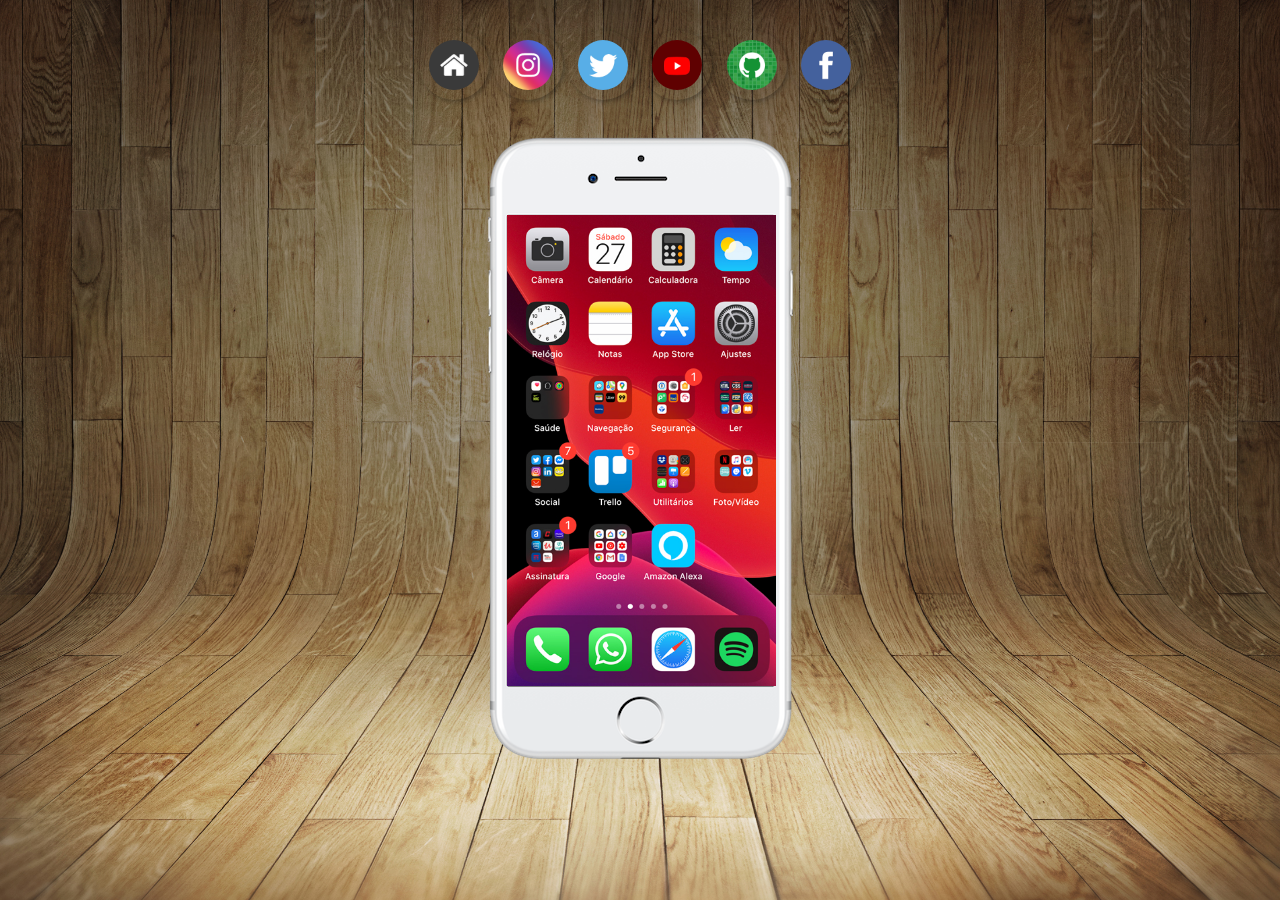
<file: index.html>
<!DOCTYPE html>
<html lang="pt-br">
<head>
    <meta charset="UTF-8">
    <meta name="viewport" content="width=device-width, initial-scale=1.0">
    <link rel="shortcut icon" href="favicon.ico" type="image/x-icon">
    <title>projeto-social</title>
    <link rel="stylesheet" href="estilos/style.css">
</head>
<body>
   <main>

    <section id="telefone">
        <iframe src="home.html" name="tela" id="tela" frameborder="0">
            infelizmnete, seu navegador não é compativel
        </iframe>
    </section>

    <section id="redes-social">
        <a href="home.html" target="tela"><img src="imagens/logo-home.jpg" alt="home"></a>
        <a href="instagram.html" target="tela"><img src="imagens/logo-instagram.jpg" alt="instagram"></a>
        <a href="twitter.html" target="tela"><img src="imagens/logo-twitter.jpg" alt="X"></a>
        <a href="youtube.html" target="tela"><img src="imagens/logo-youtube.jpg" alt="youtube"></a>
        <a href="github.html" target="tela"><img src="imagens/logo-github.jpg" alt="github"></a>
        <a href="facebook.html" target="tela"><img src="imagens/logo-facebook.jpg" alt="facebook"></a>
    </section> 

   </main>
</body>
</html>
</file>
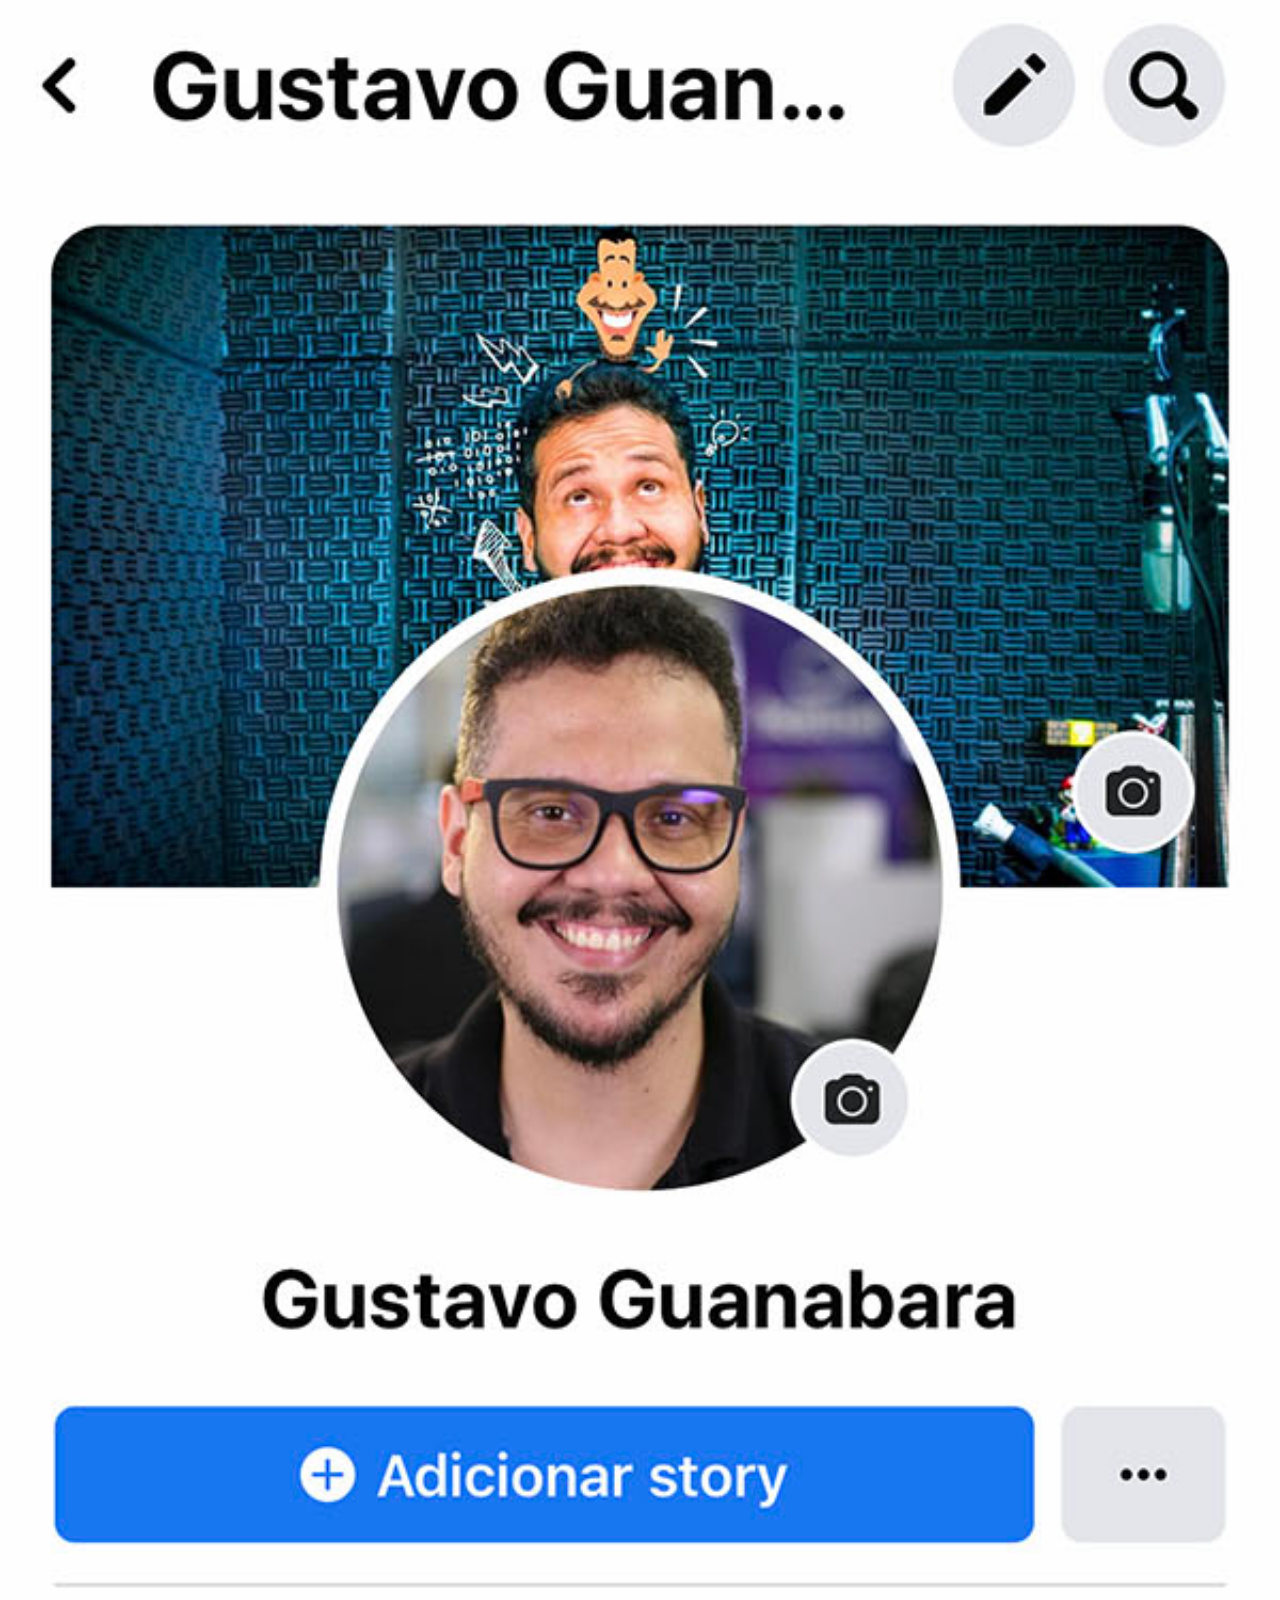
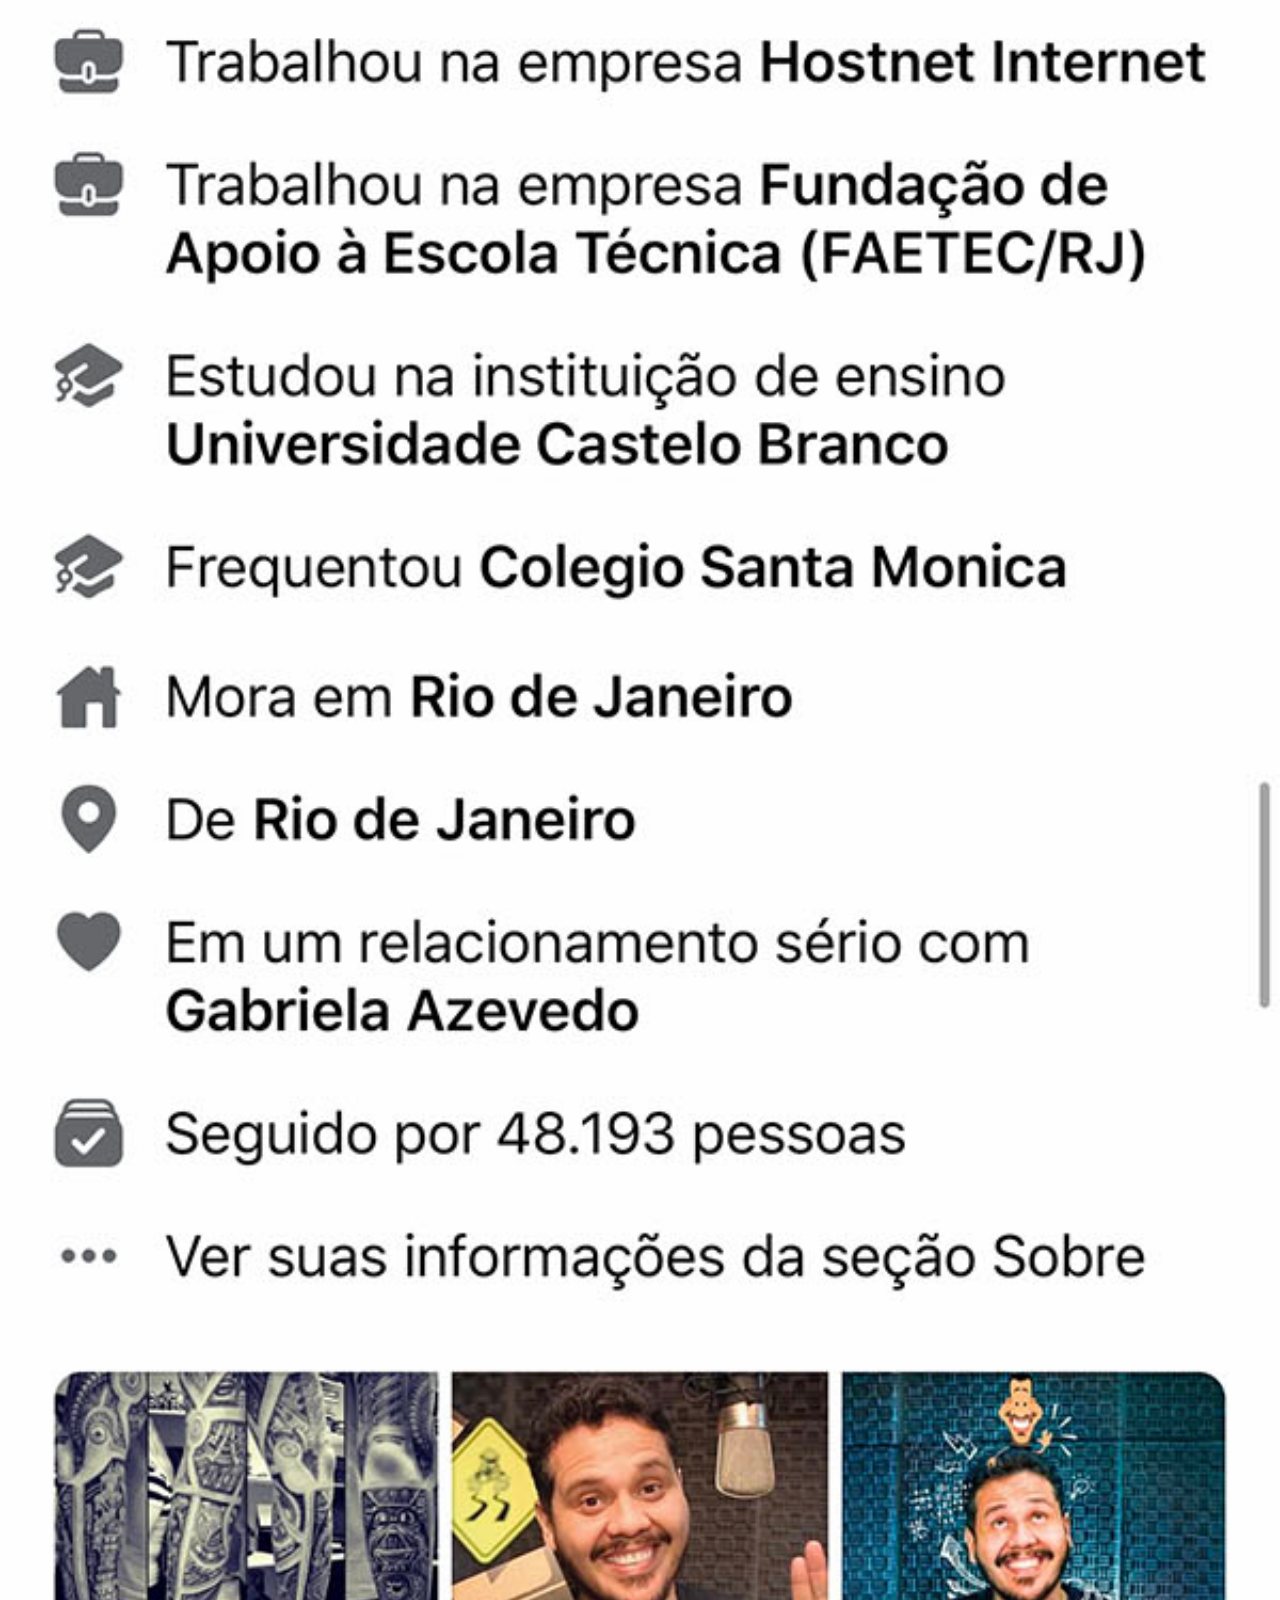
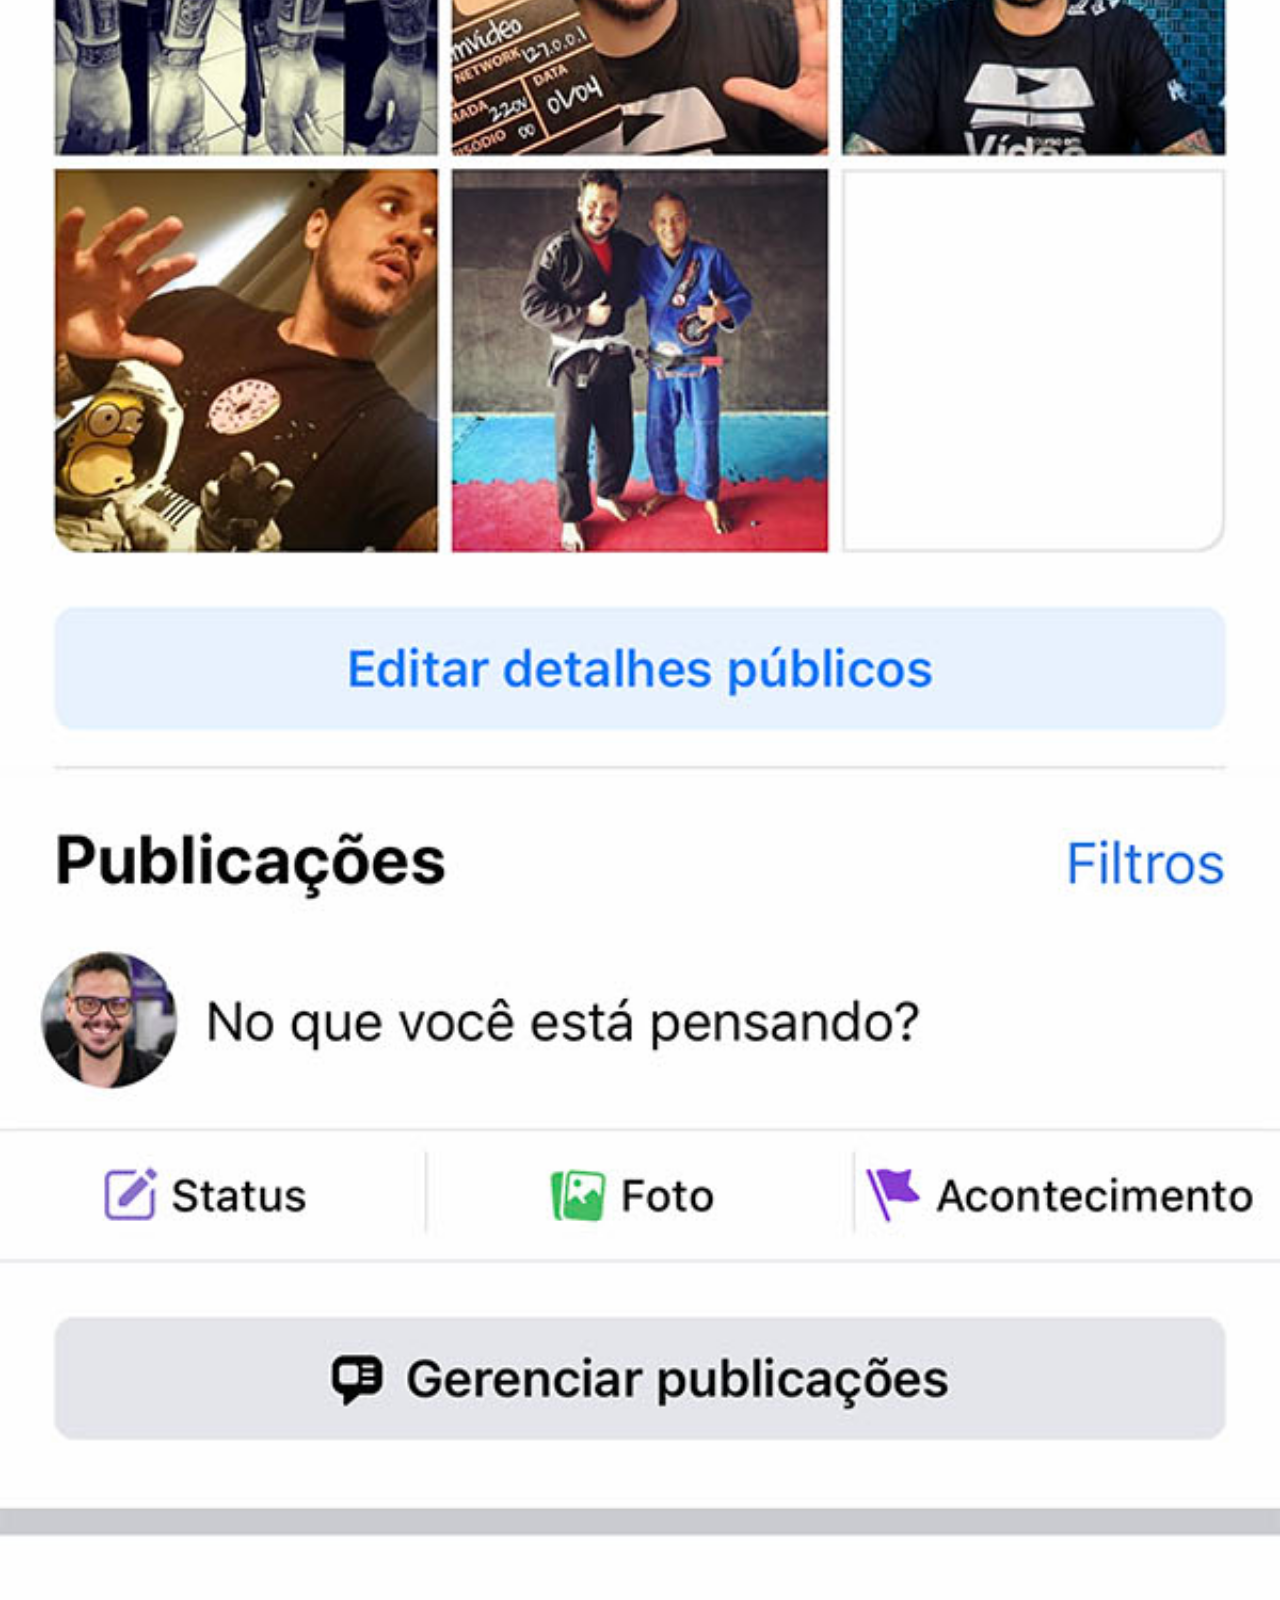
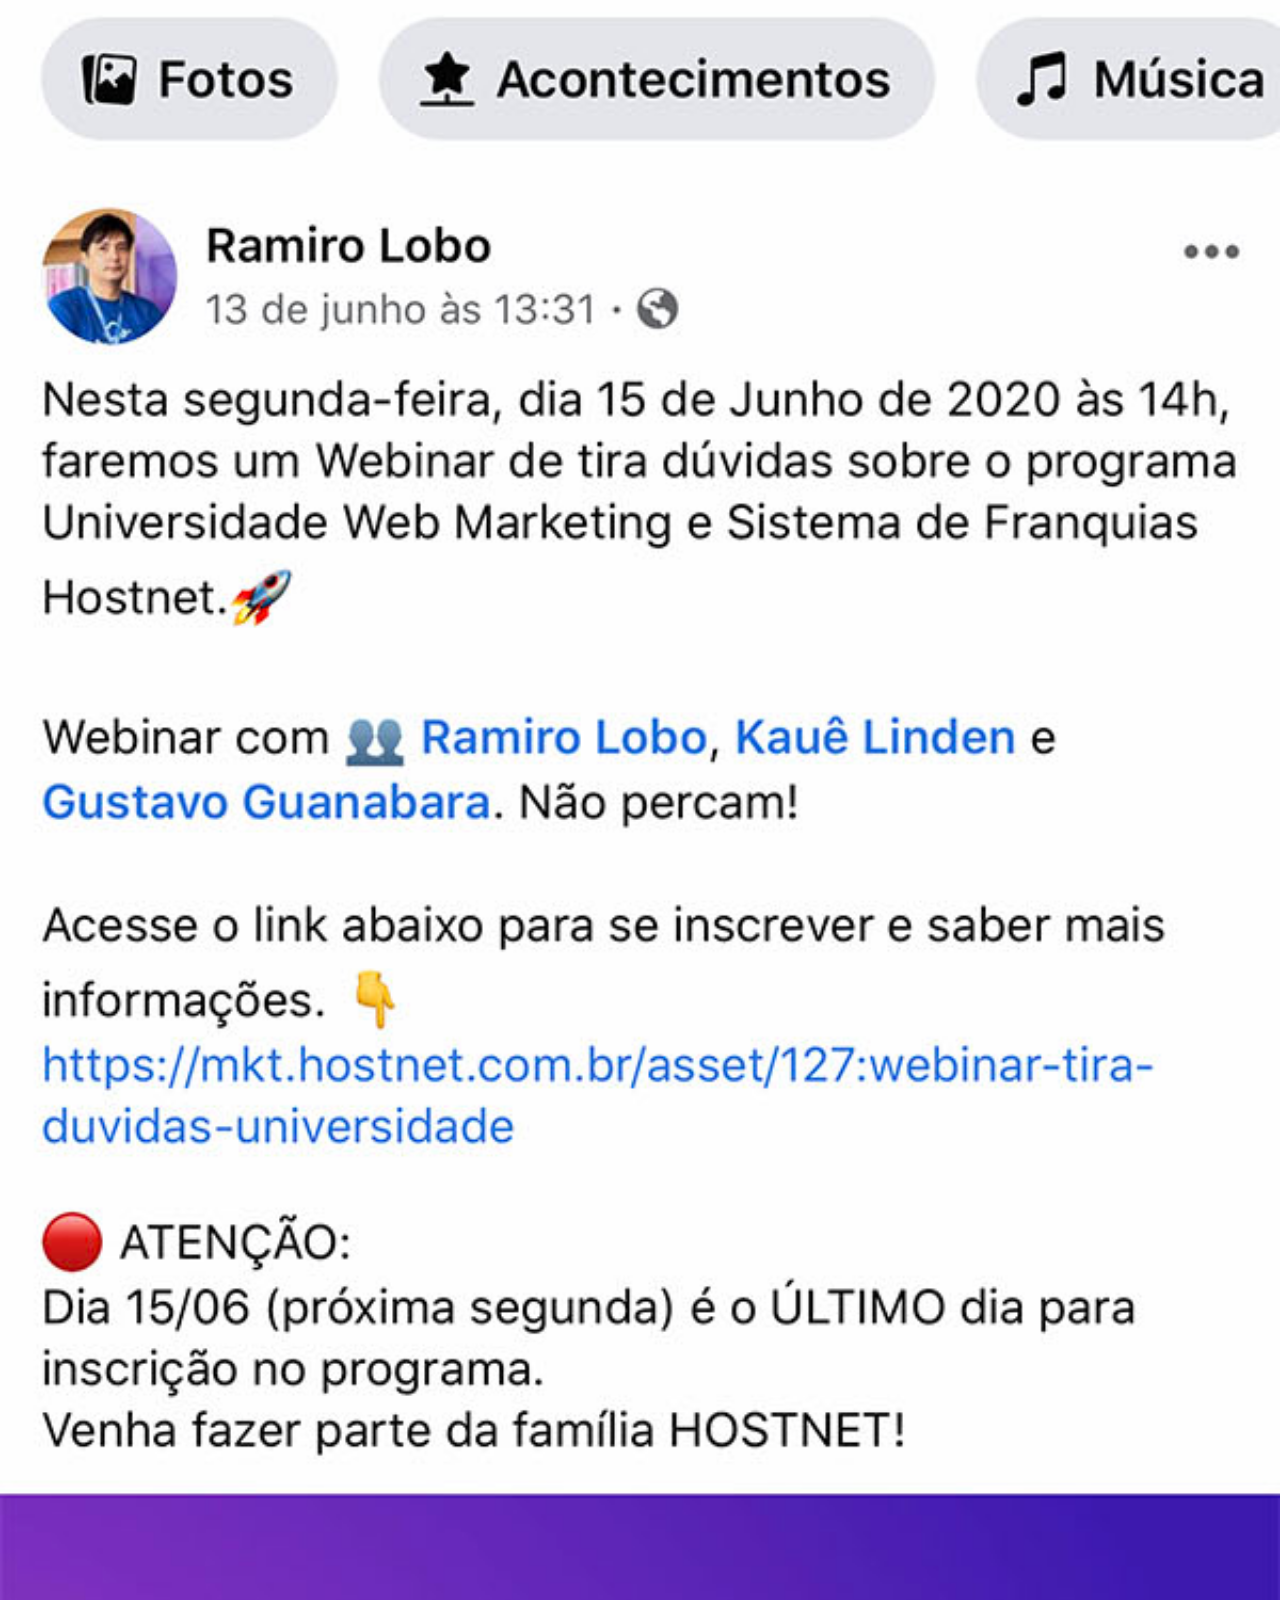
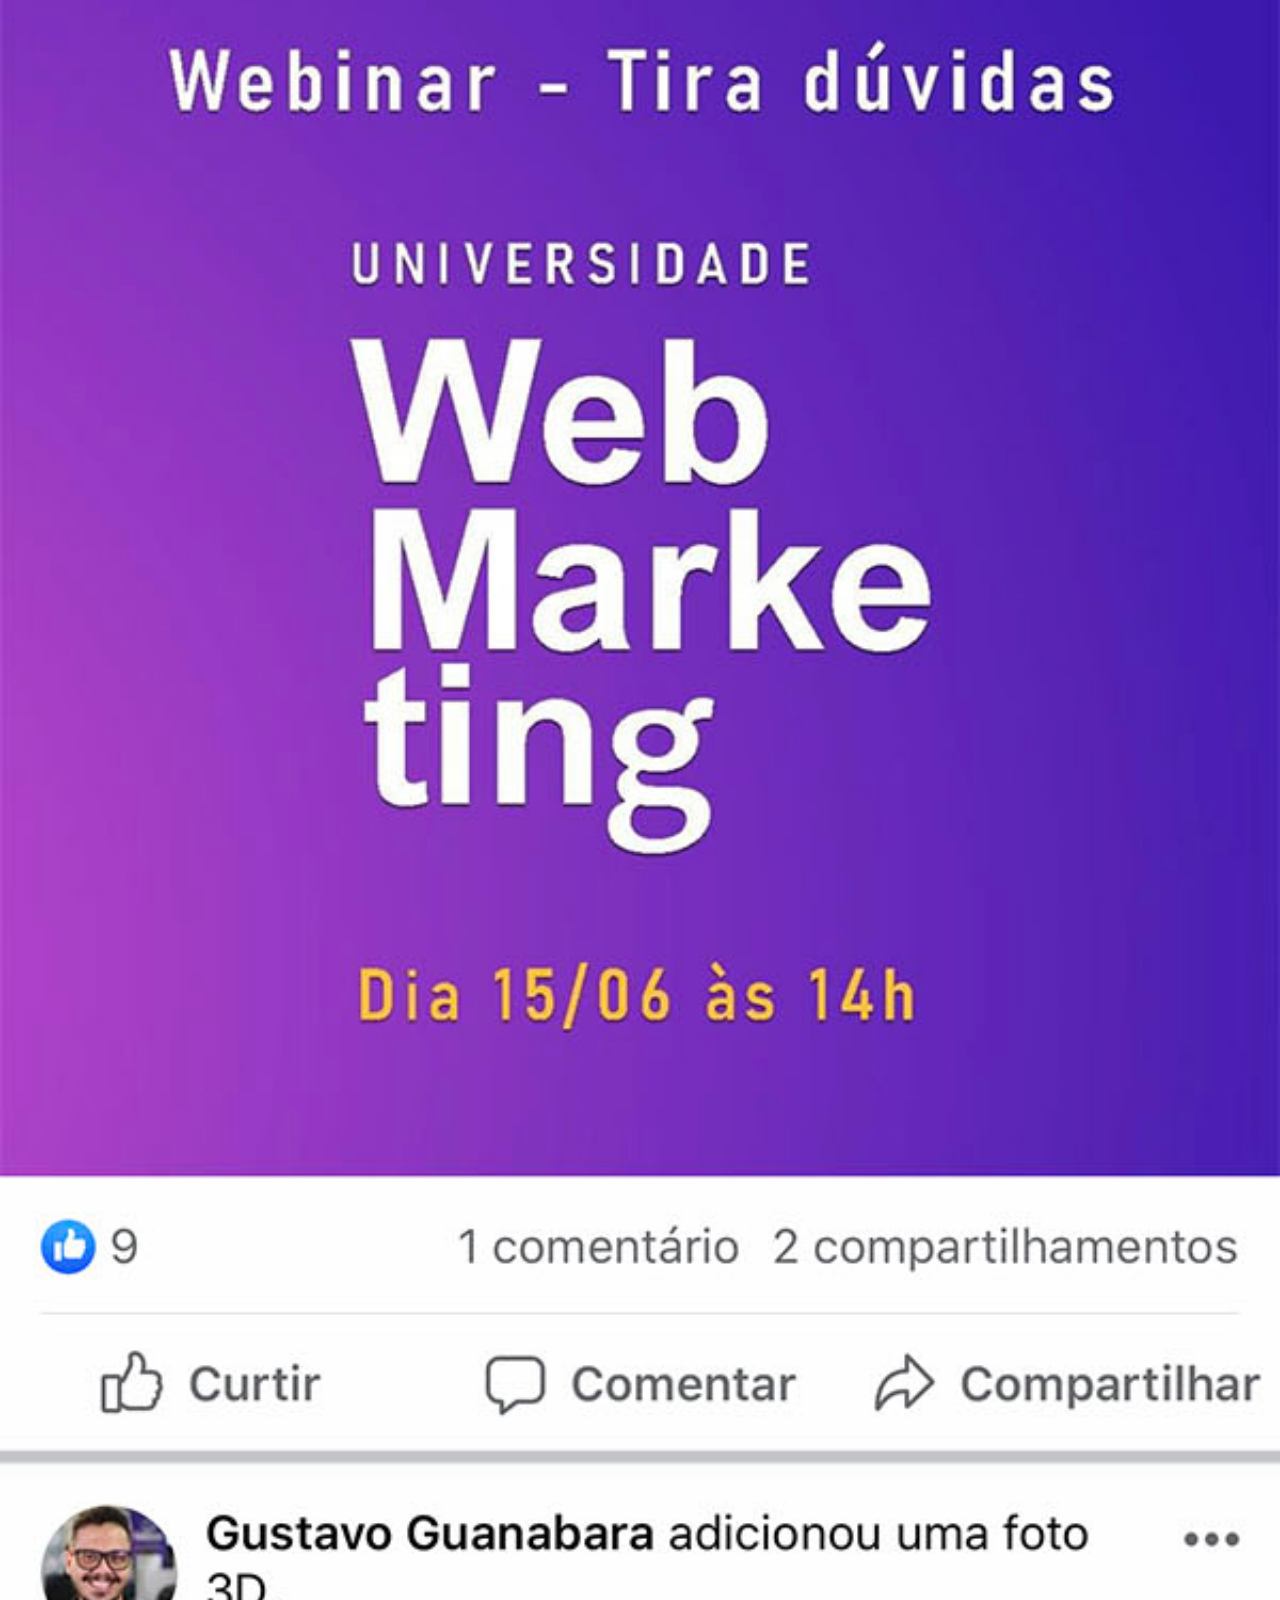
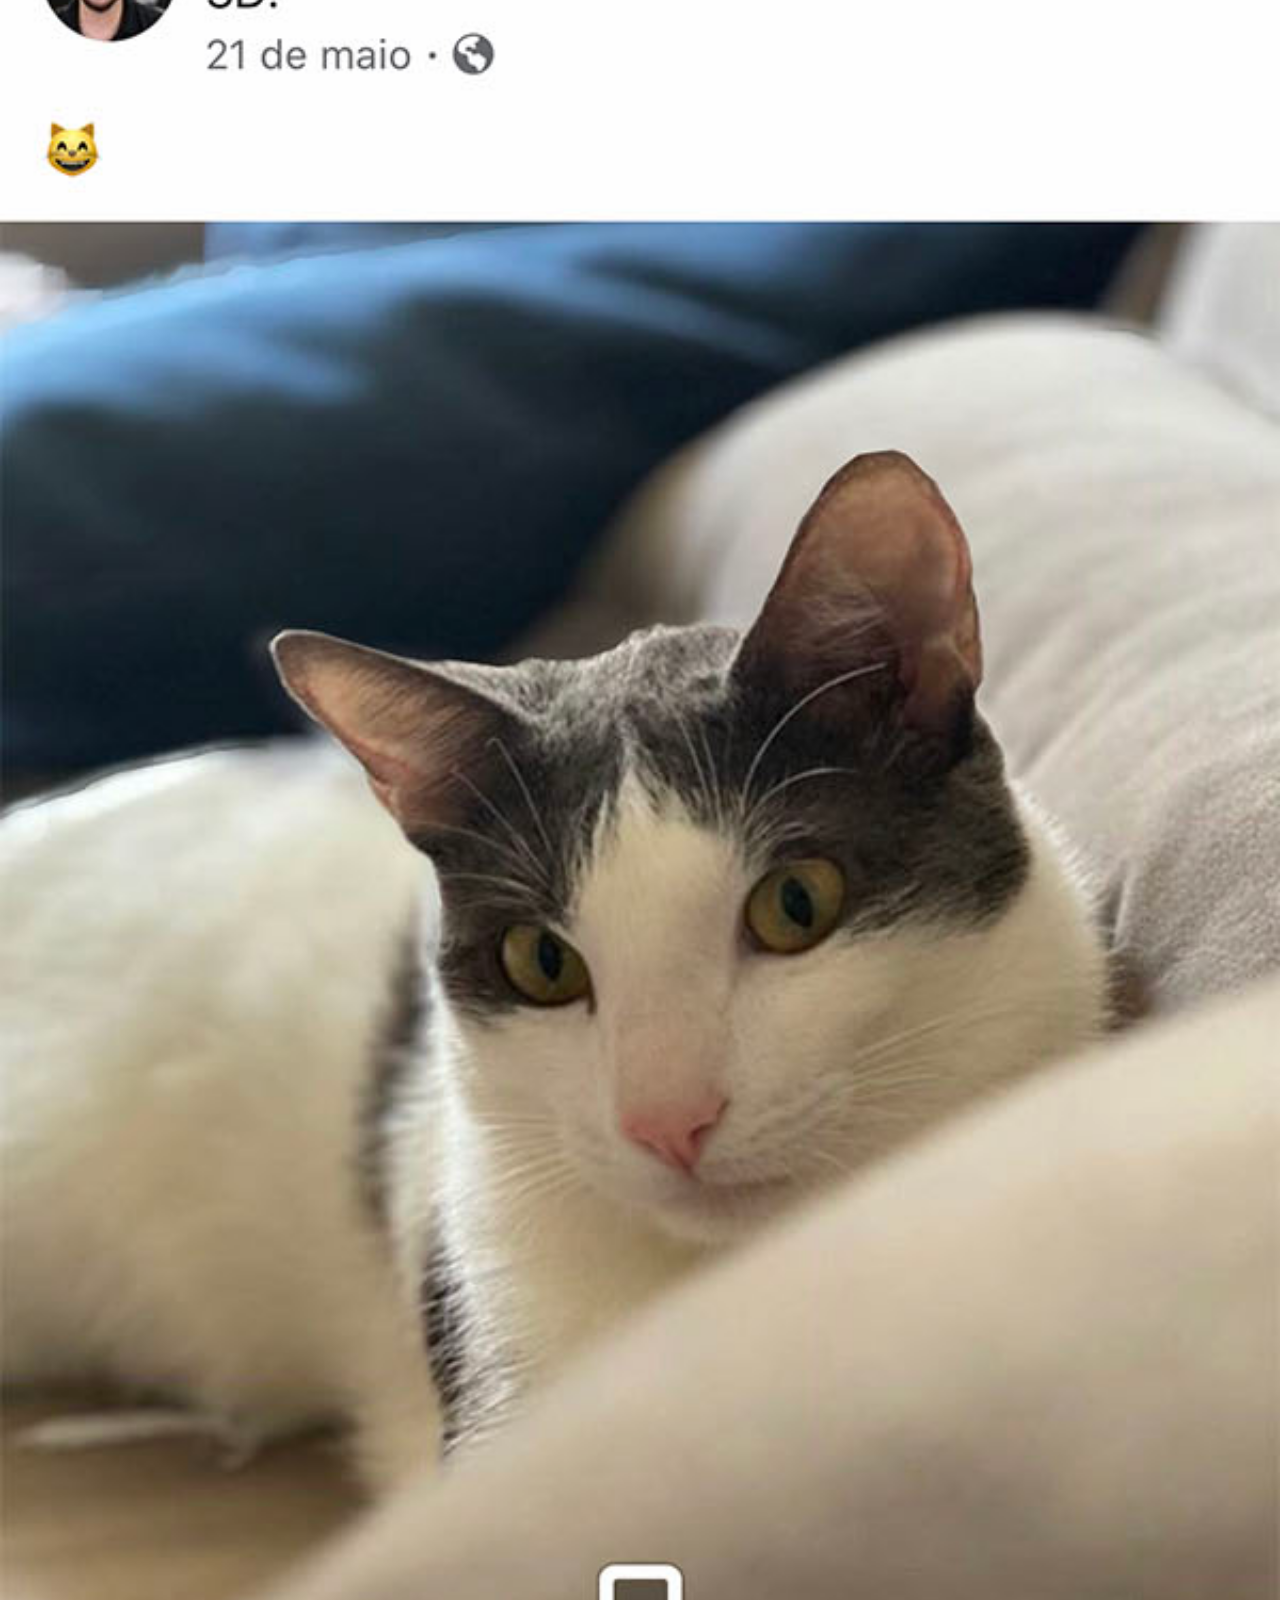
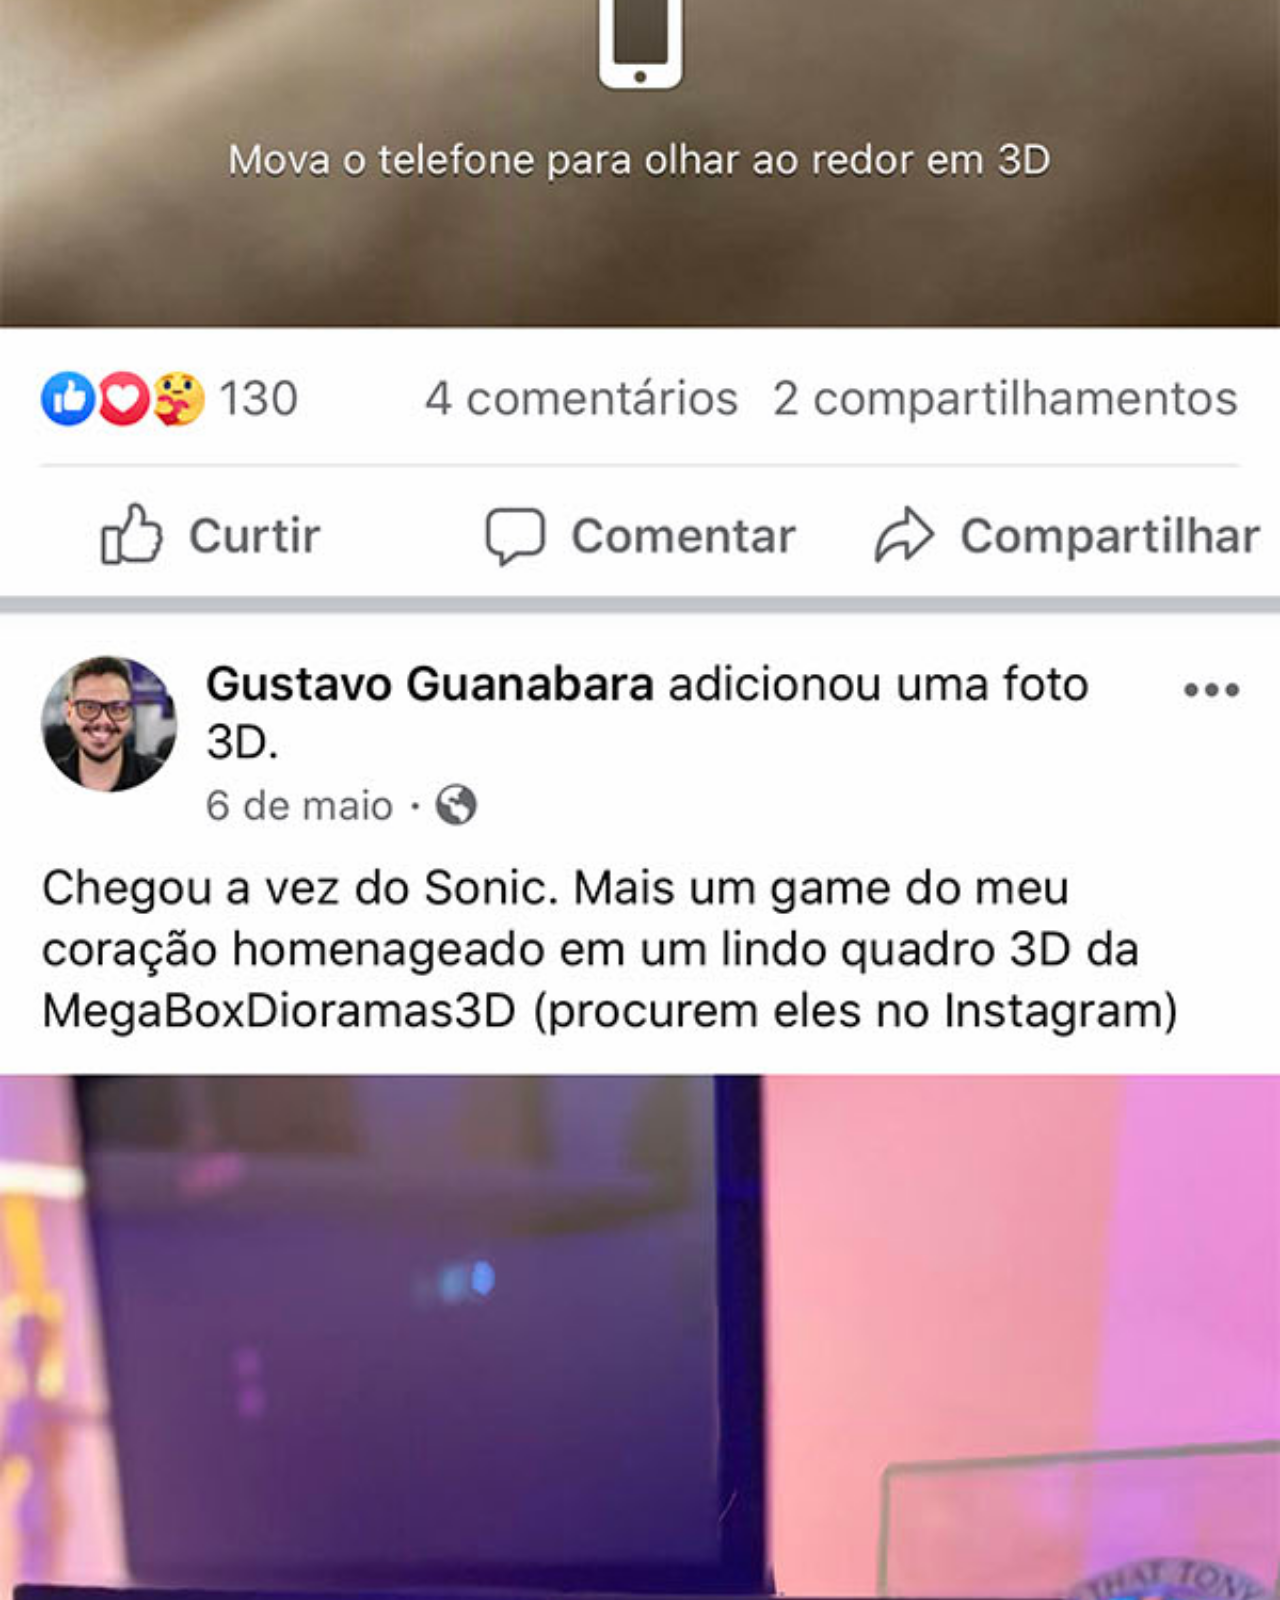
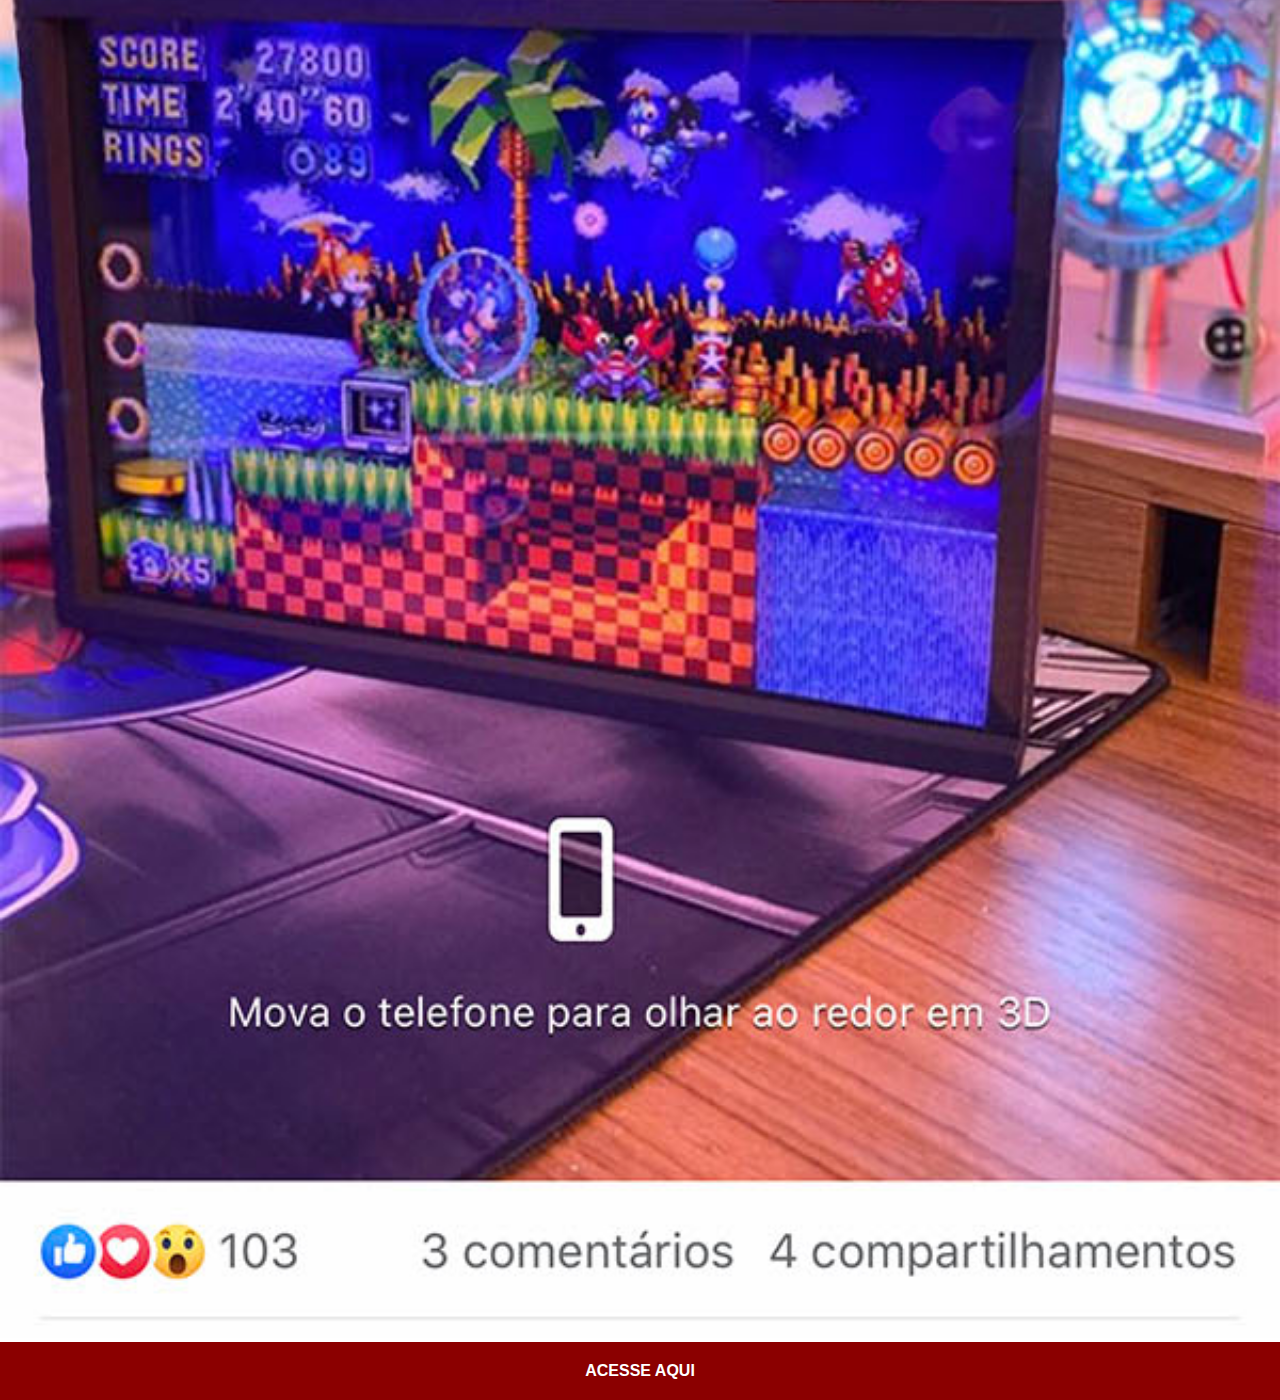
<file: facebook.html>
<!DOCTYPE html>
<html lang="pt-br">
<head>
    <meta charset="UTF-8">
    <meta name="viewport" content="width=device-width, initial-scale=1.0">
    <title>facebook</title>
    <link rel="stylesheet" href="estilos/social.css">
</head>
<body>
    <img src="imagens/tela-facebook.jpg" alt="facebook">
    <a href="https://www.facebook.com/CursosEmVideo/" target="_blank">ACESSE AQUI</a>
</body>
</html>
</file>
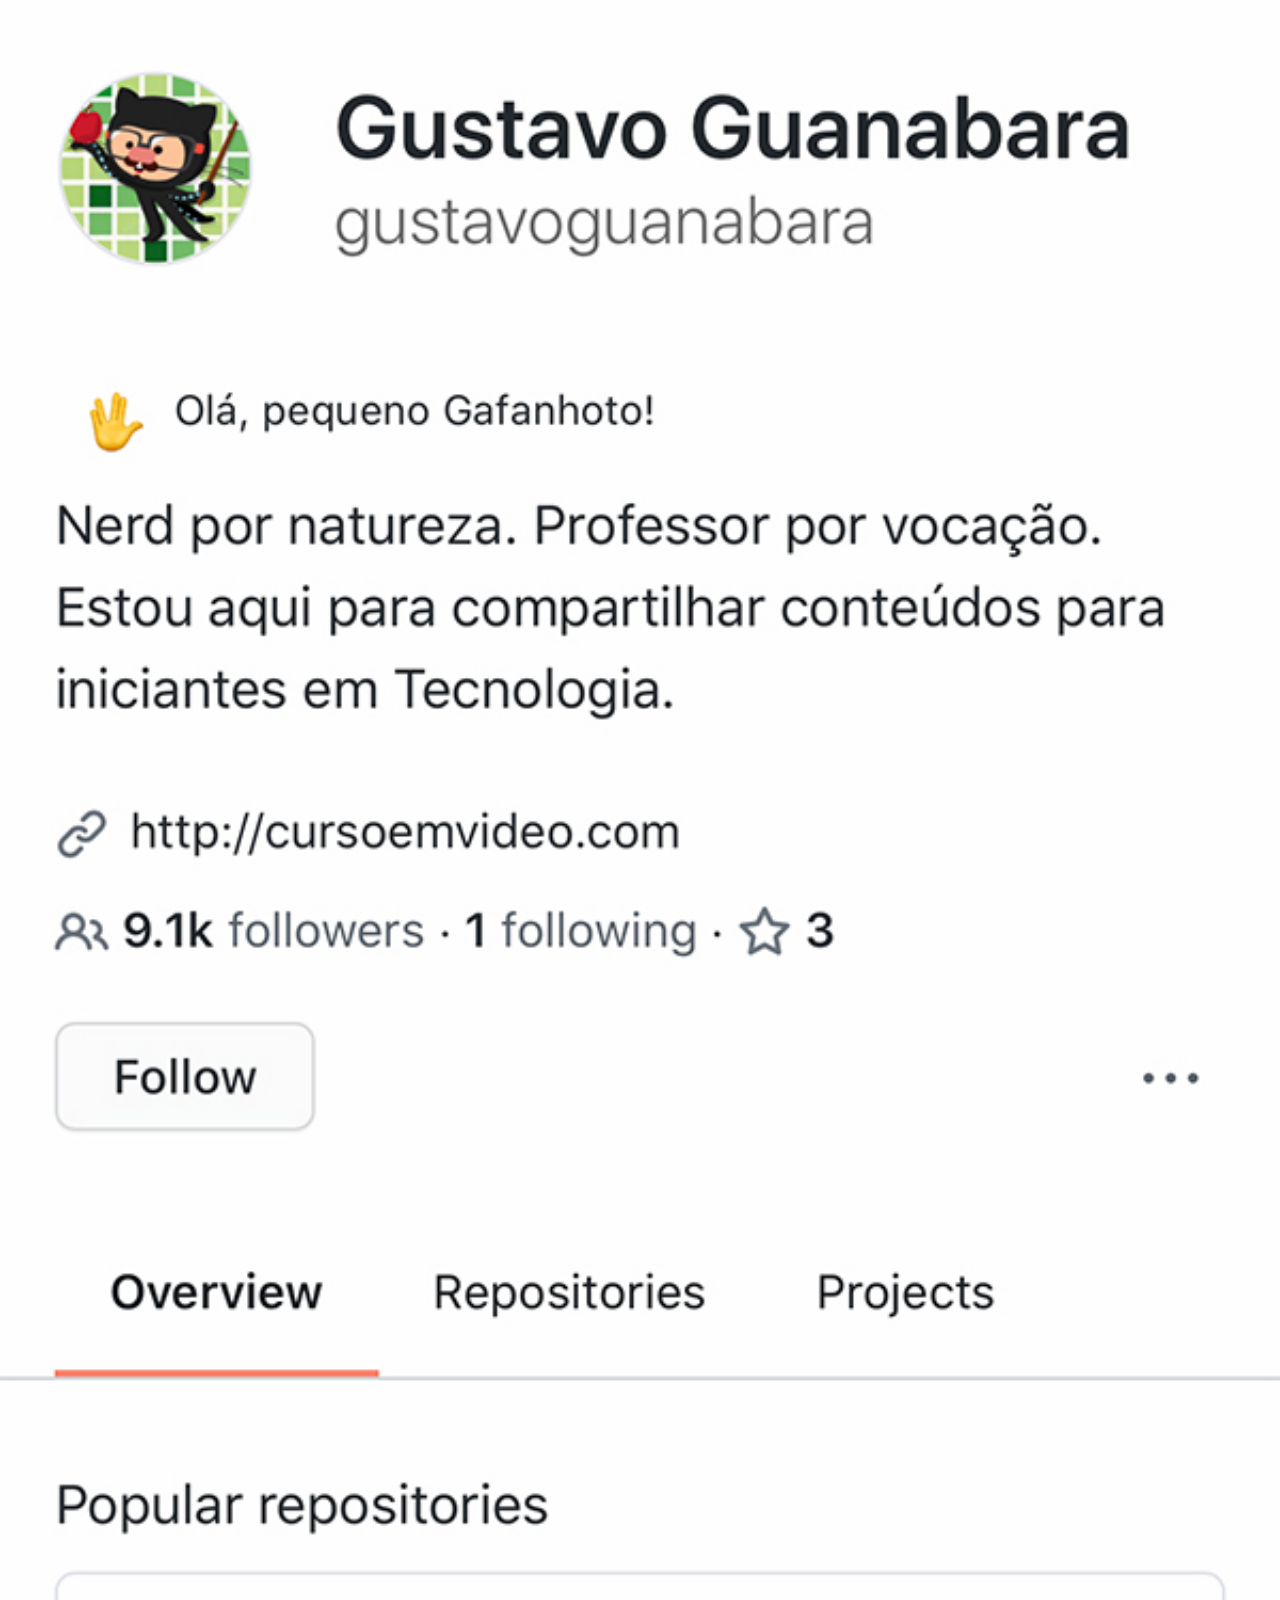
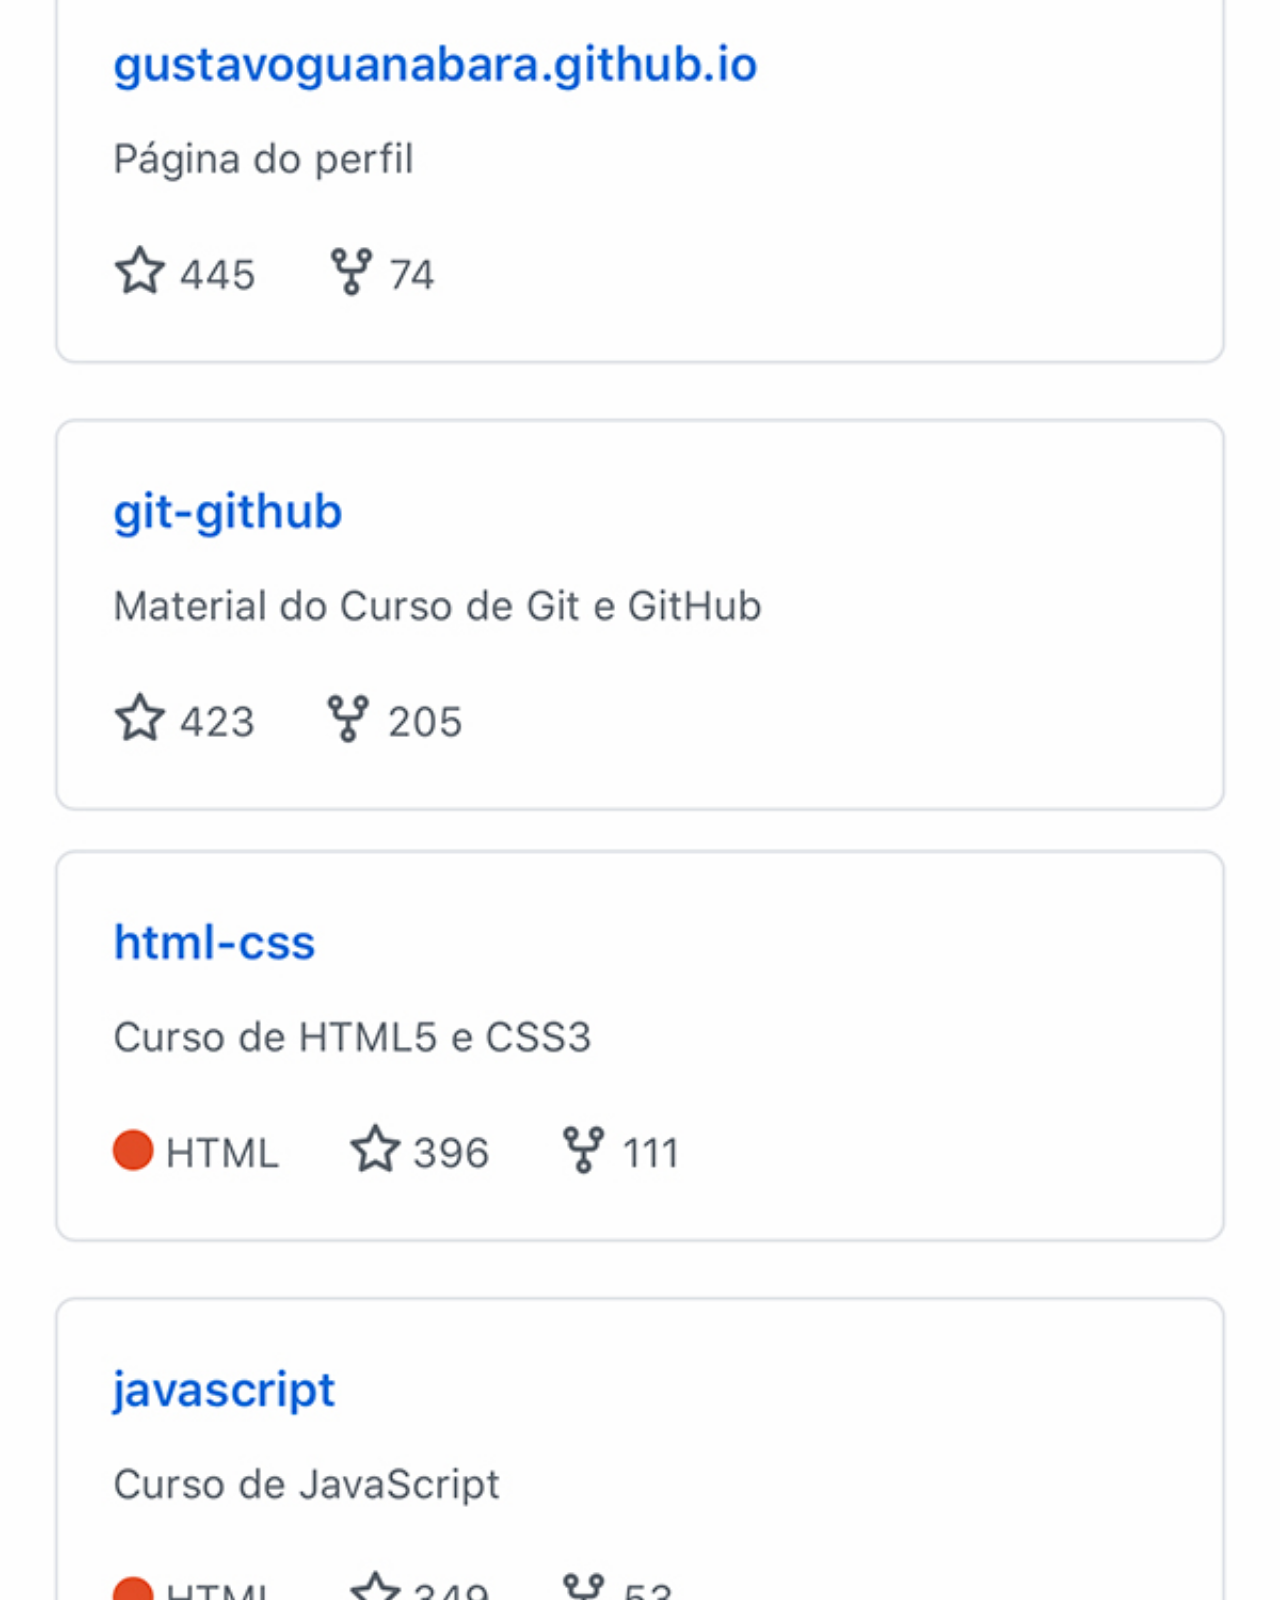
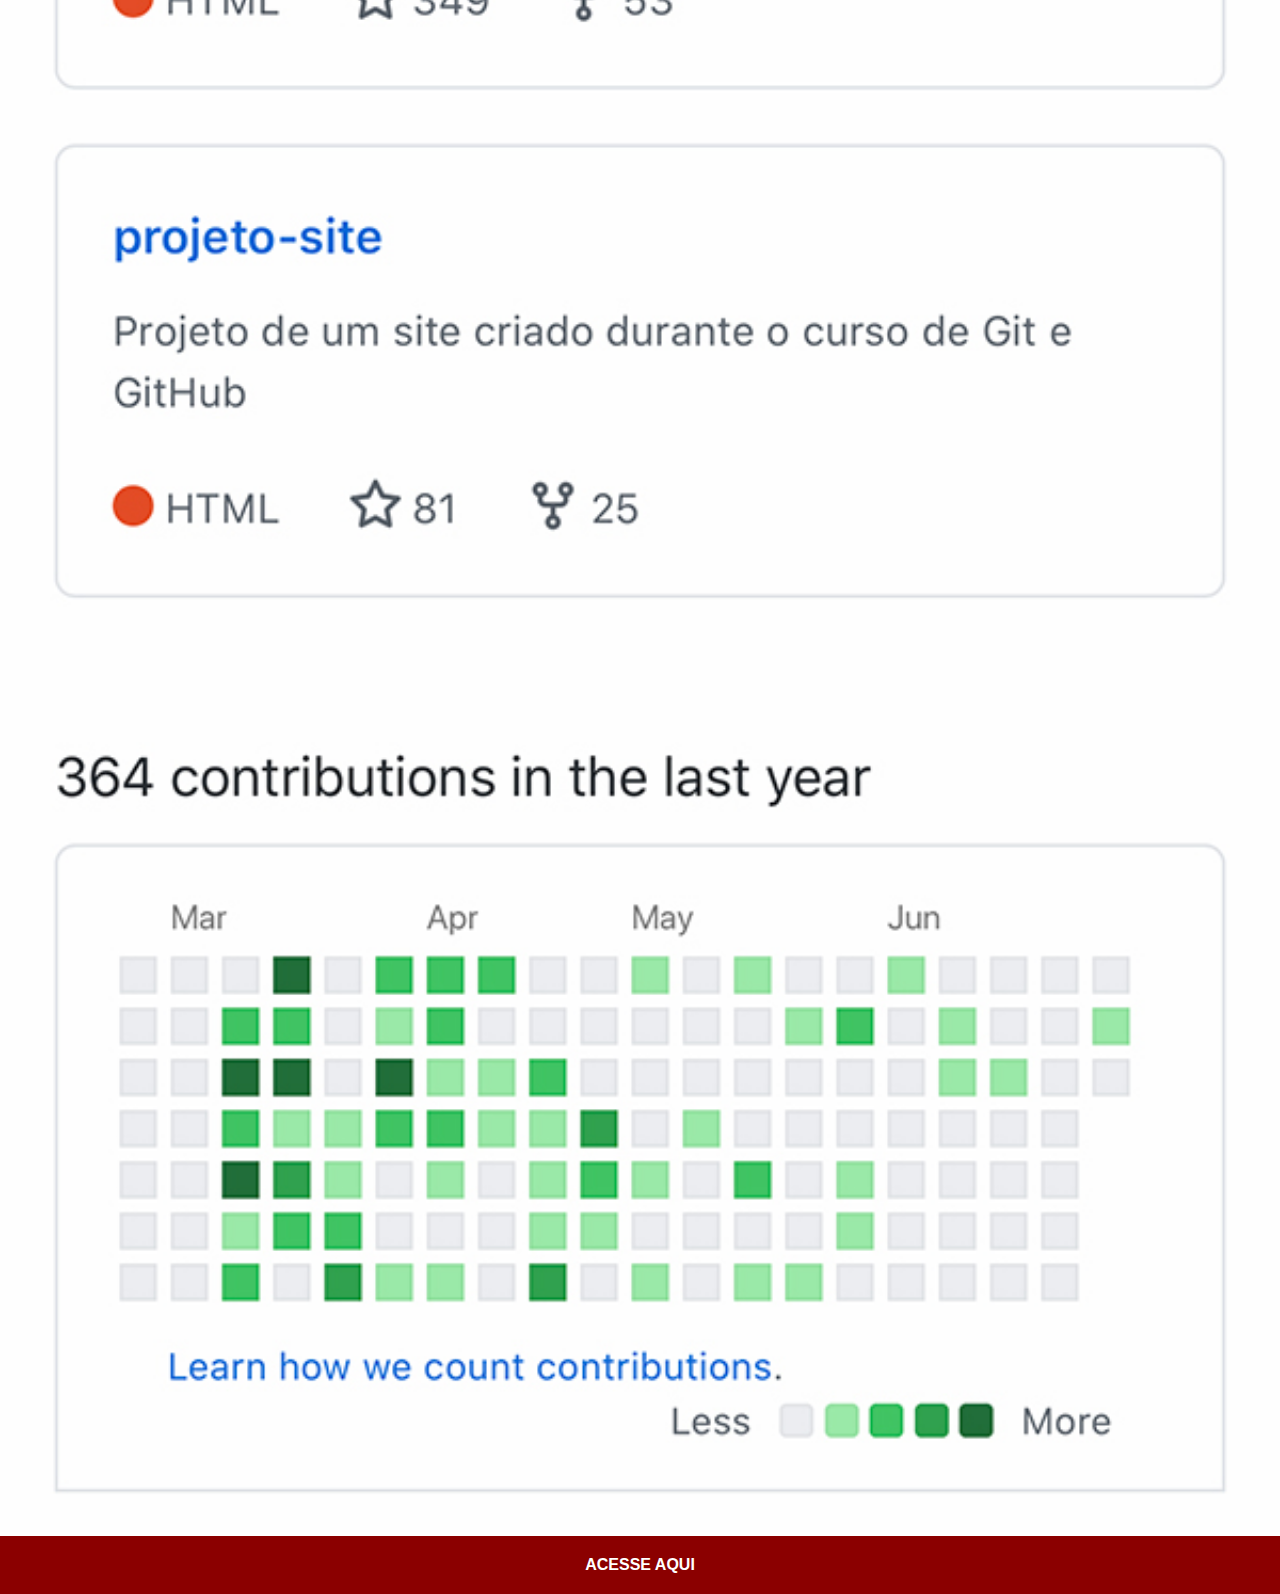
<file: github.html>
<!DOCTYPE html>
<html lang="pt-br">
<head>
    <meta charset="UTF-8">
    <meta name="viewport" content="width=device-width, initial-scale=1.0">
    <title>github</title>
    <link rel="stylesheet" href="estilos/social.css">
</head>
<body>
    <img src="imagens/tela-github.jpg" alt="github">
    <a href="https://github.com/gustavoguanabara/" target="_blank">ACESSE AQUI</a>
</body>
</html>
</file>
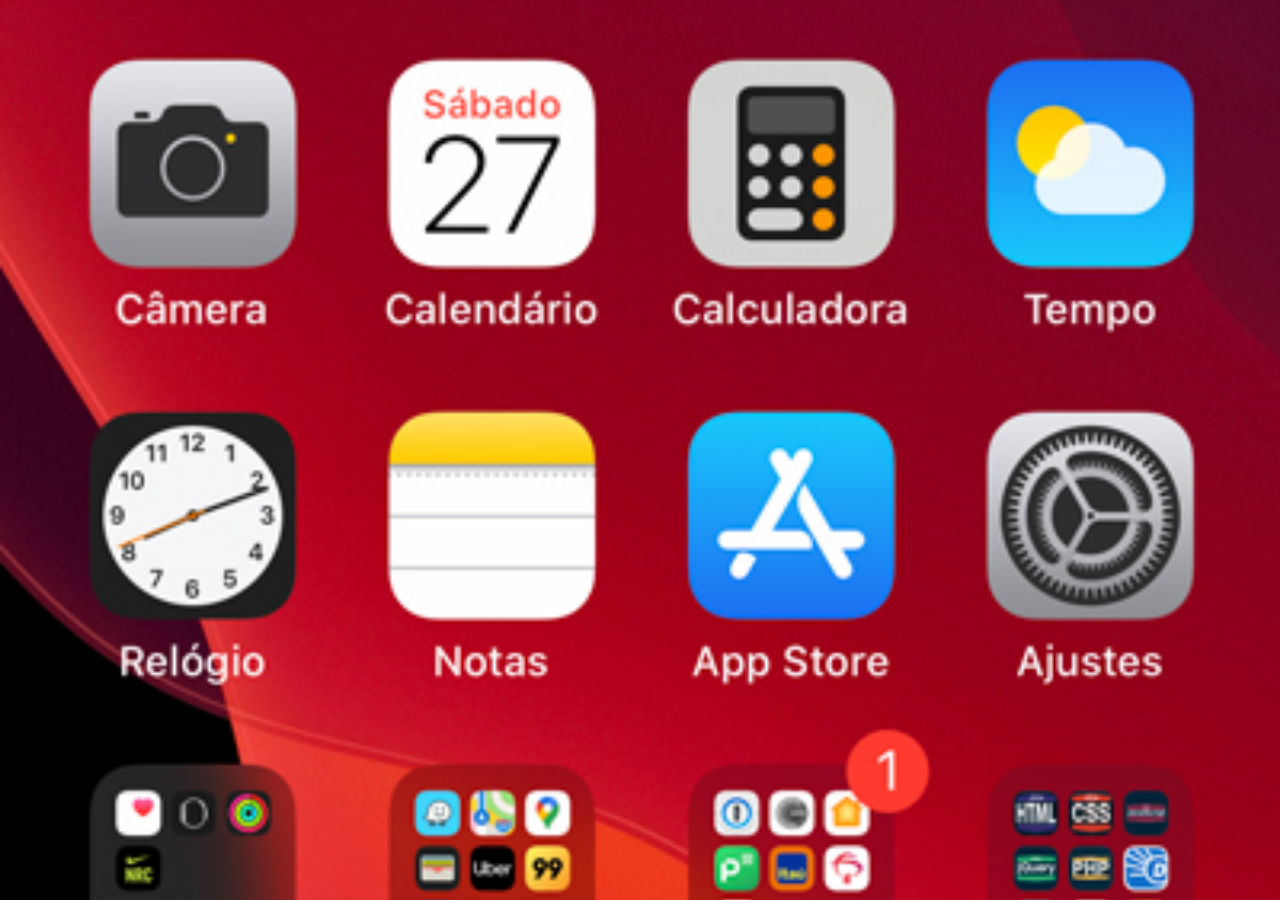
<file: home.html>
<!DOCTYPE html>
<html lang="pt-br">
<head>
    <meta charset="UTF-8">
    <meta name="viewport" content="width=device-width, initial-scale=1.0">
    <title>Home</title>
    <style>
        *{
            padding: 0px;
            margin: 0px;
        }

        body {
            background: url(imagens/tela-home.jpg) no-repeat top center;
            background-color: black;
            height: 100vh;
            width: 100vw;
            background-size: cover;
        }
    </style>
</head>
<body>
    
</body>
</html>
</file>
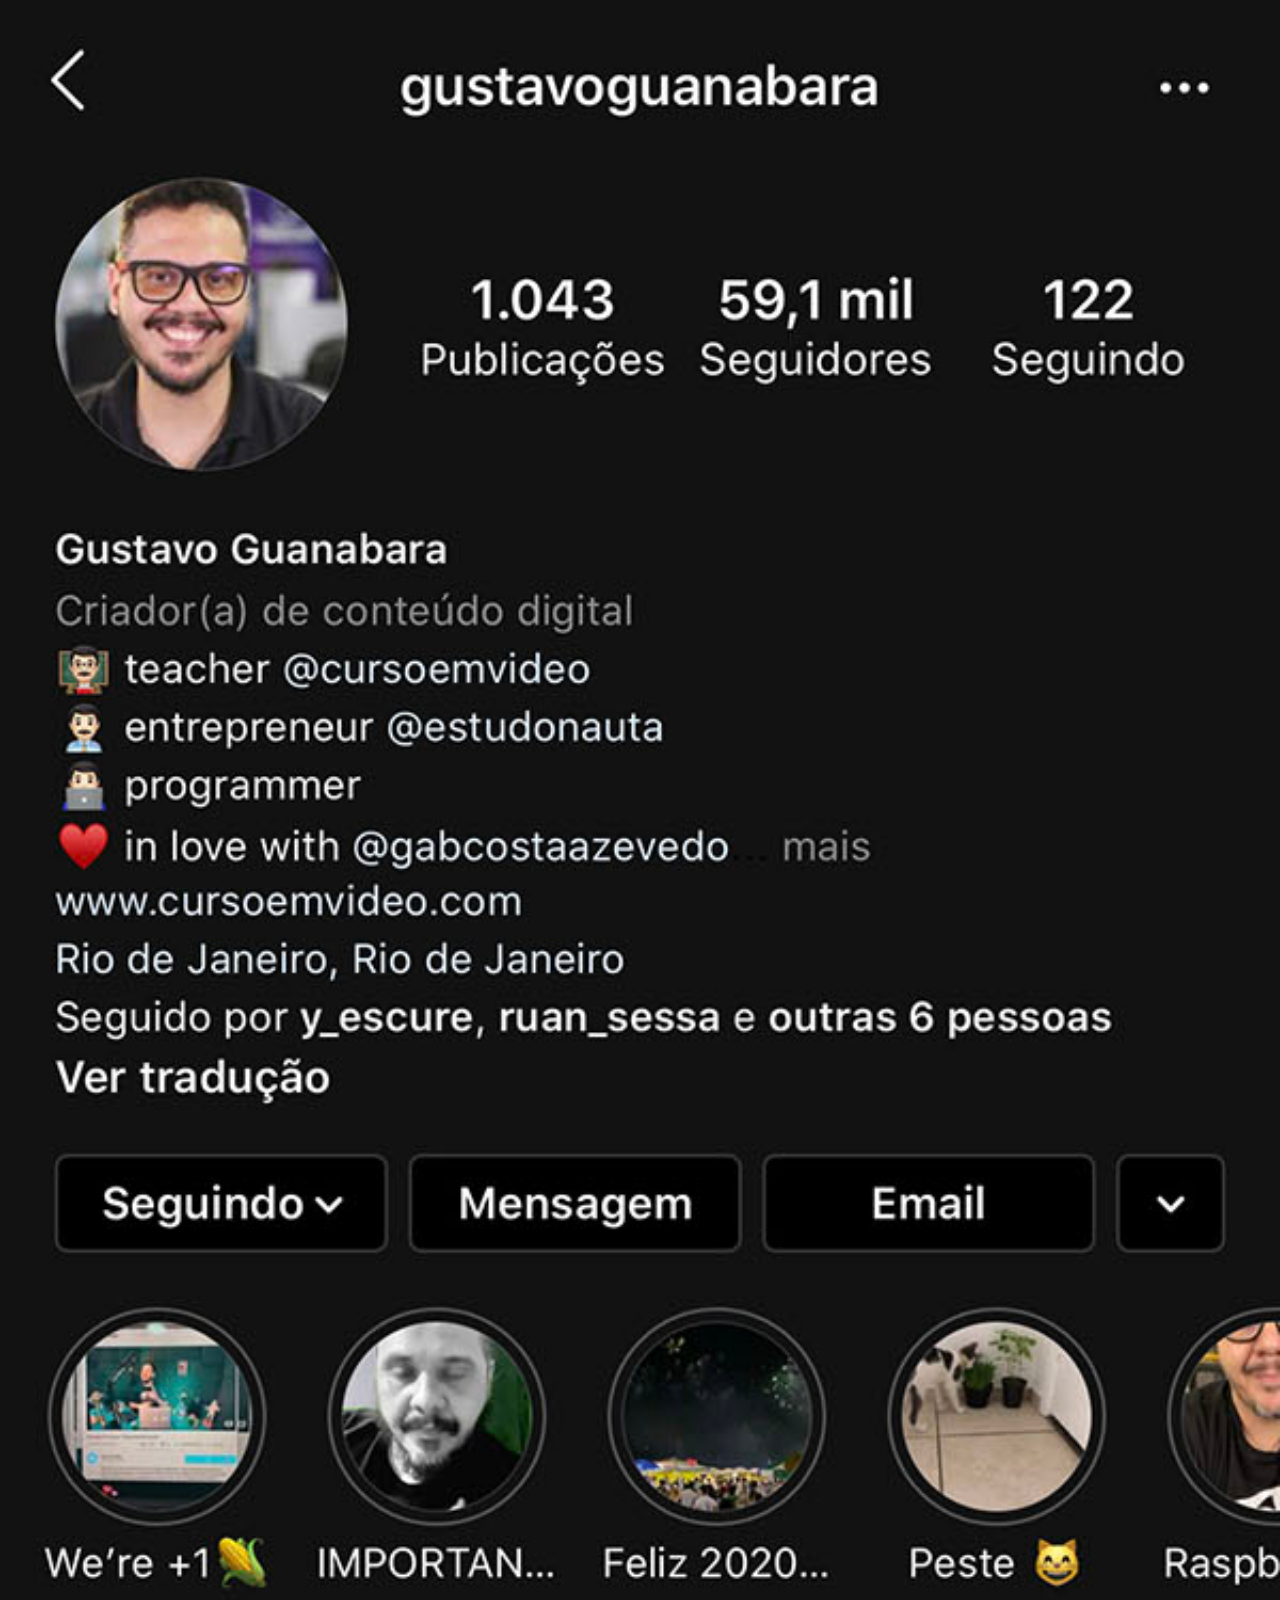
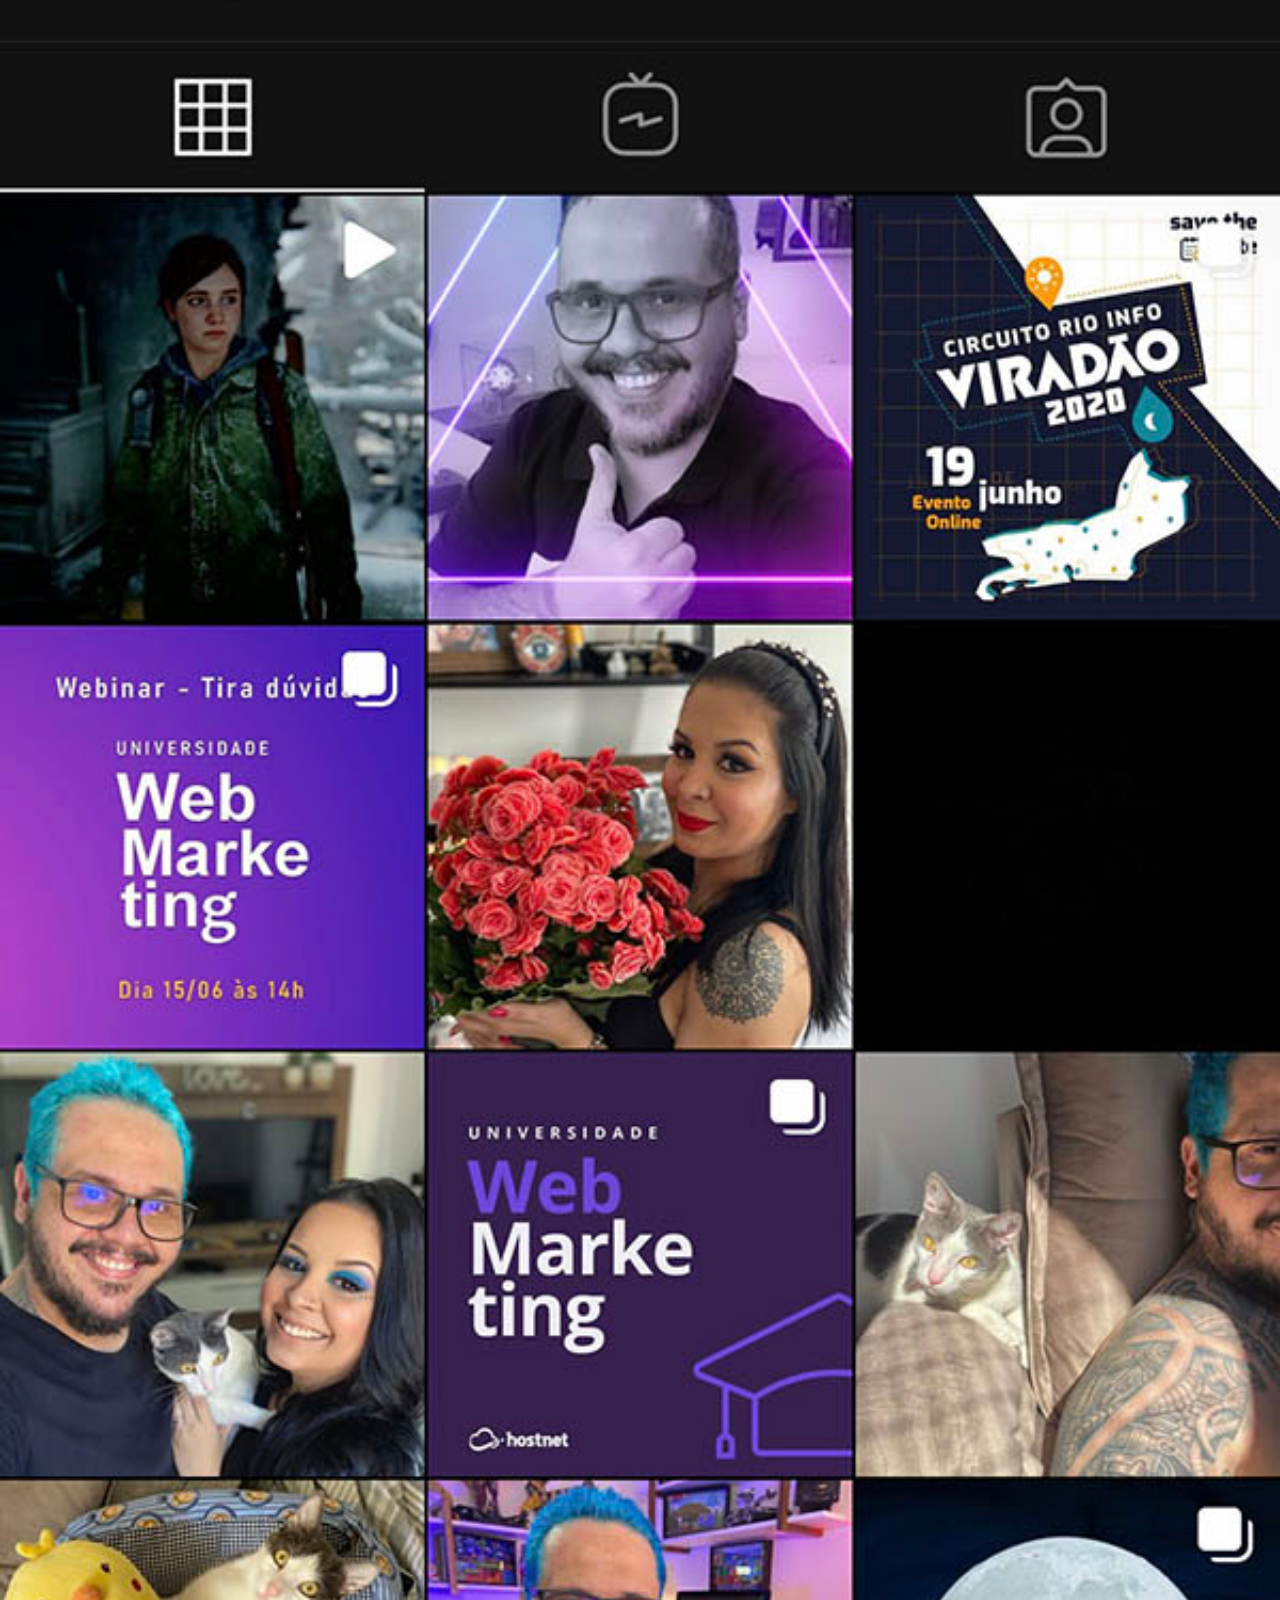
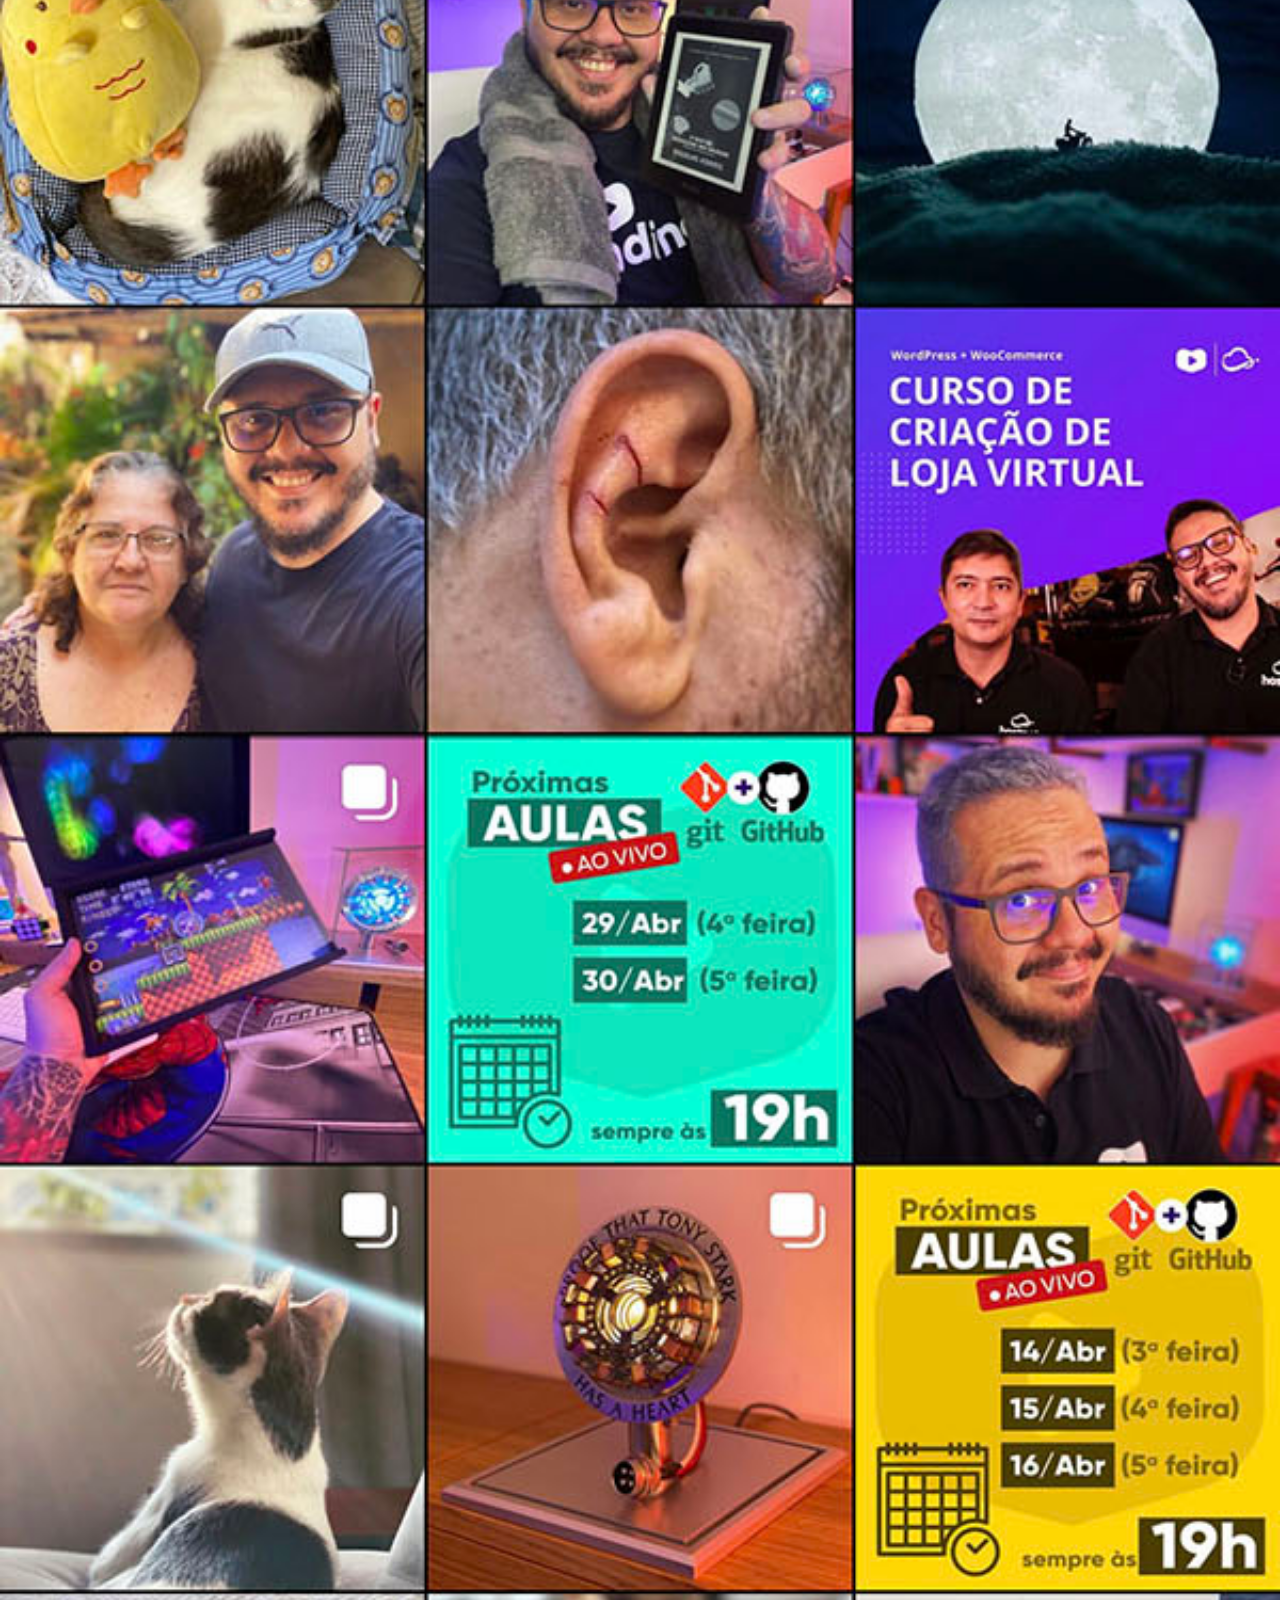
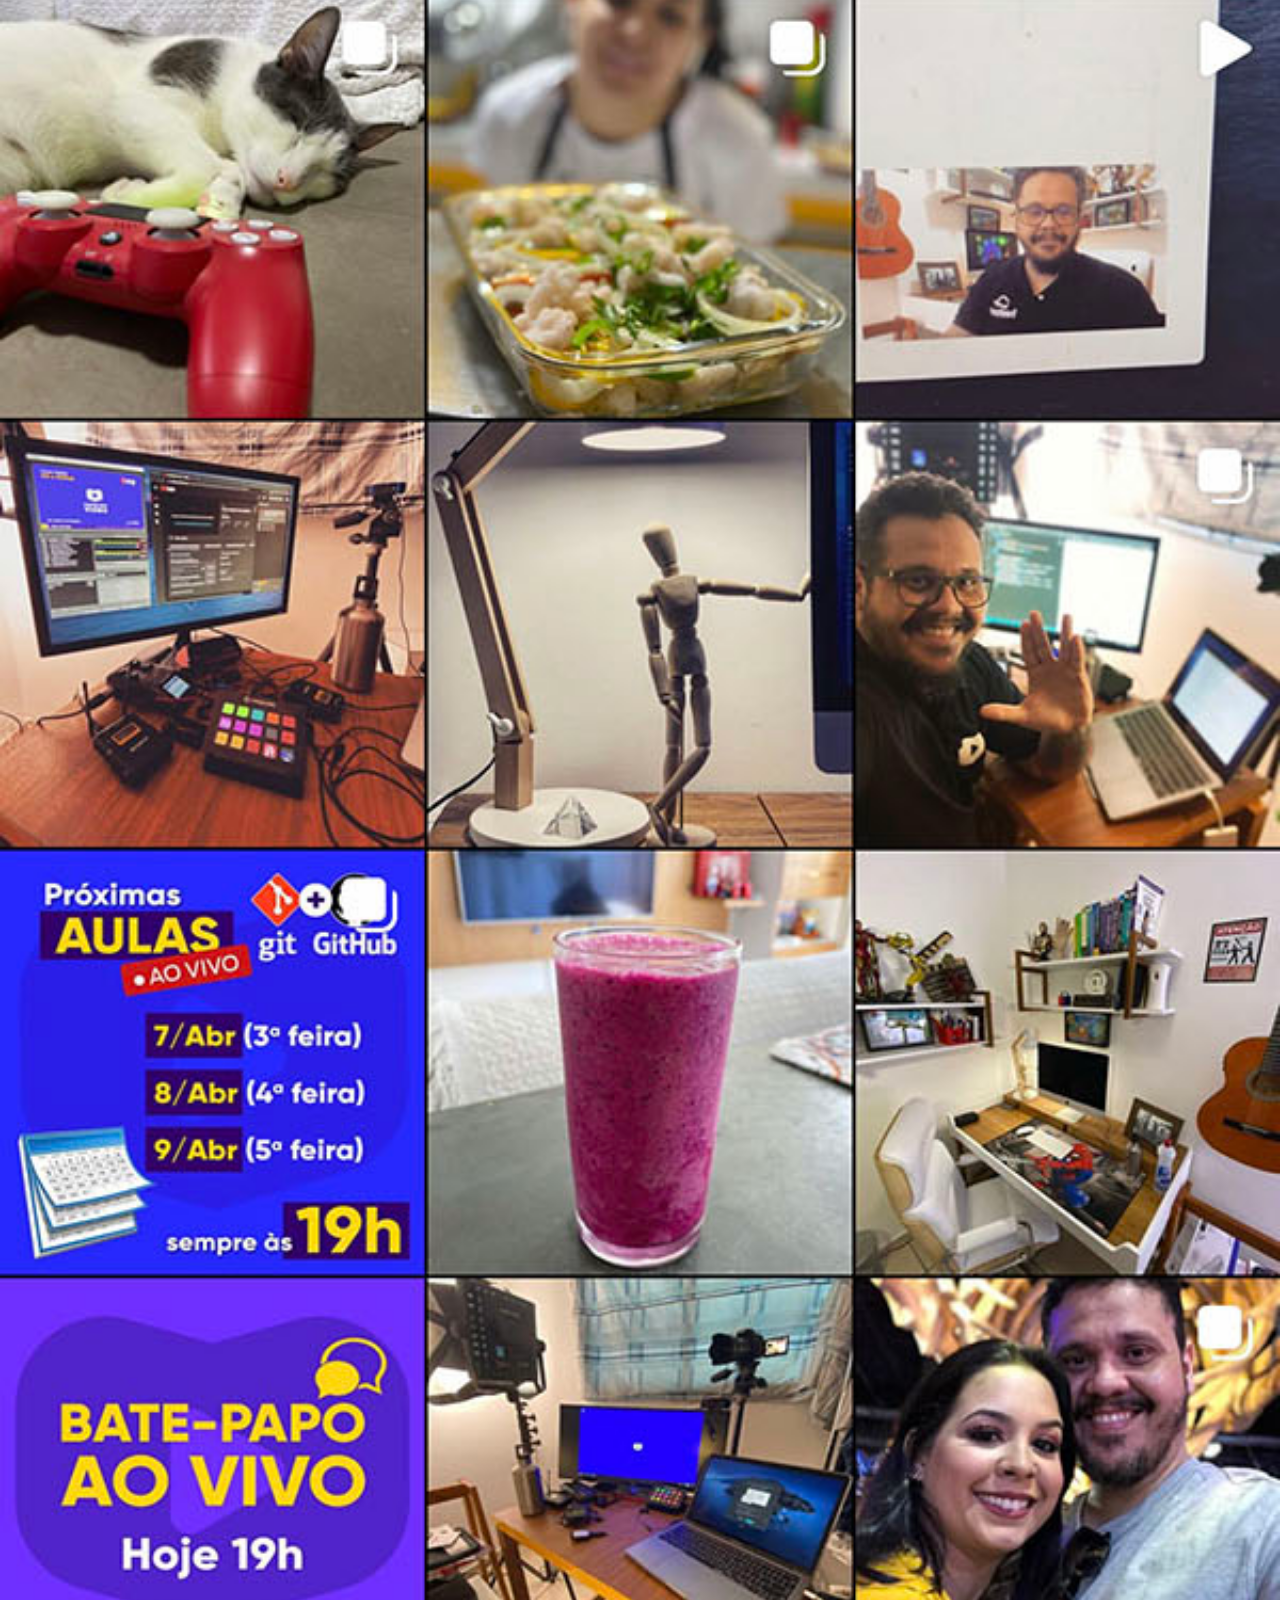
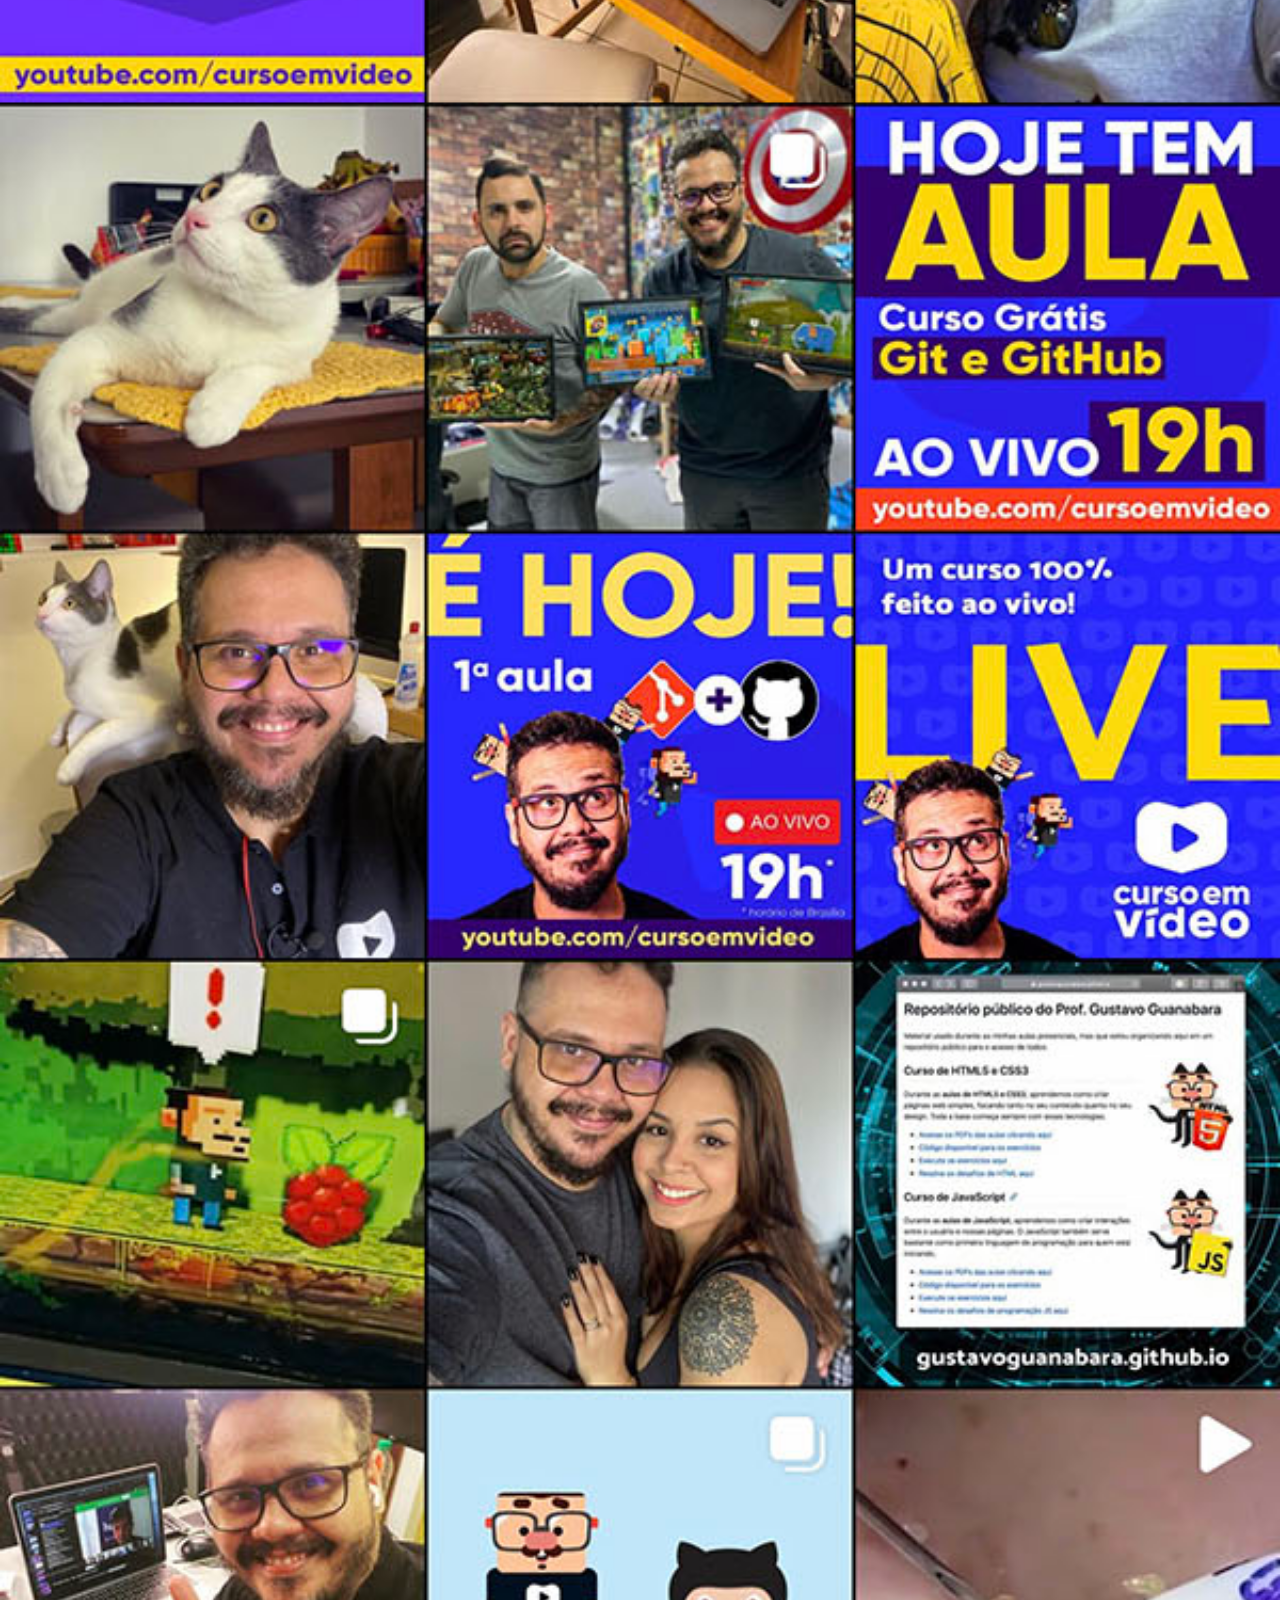
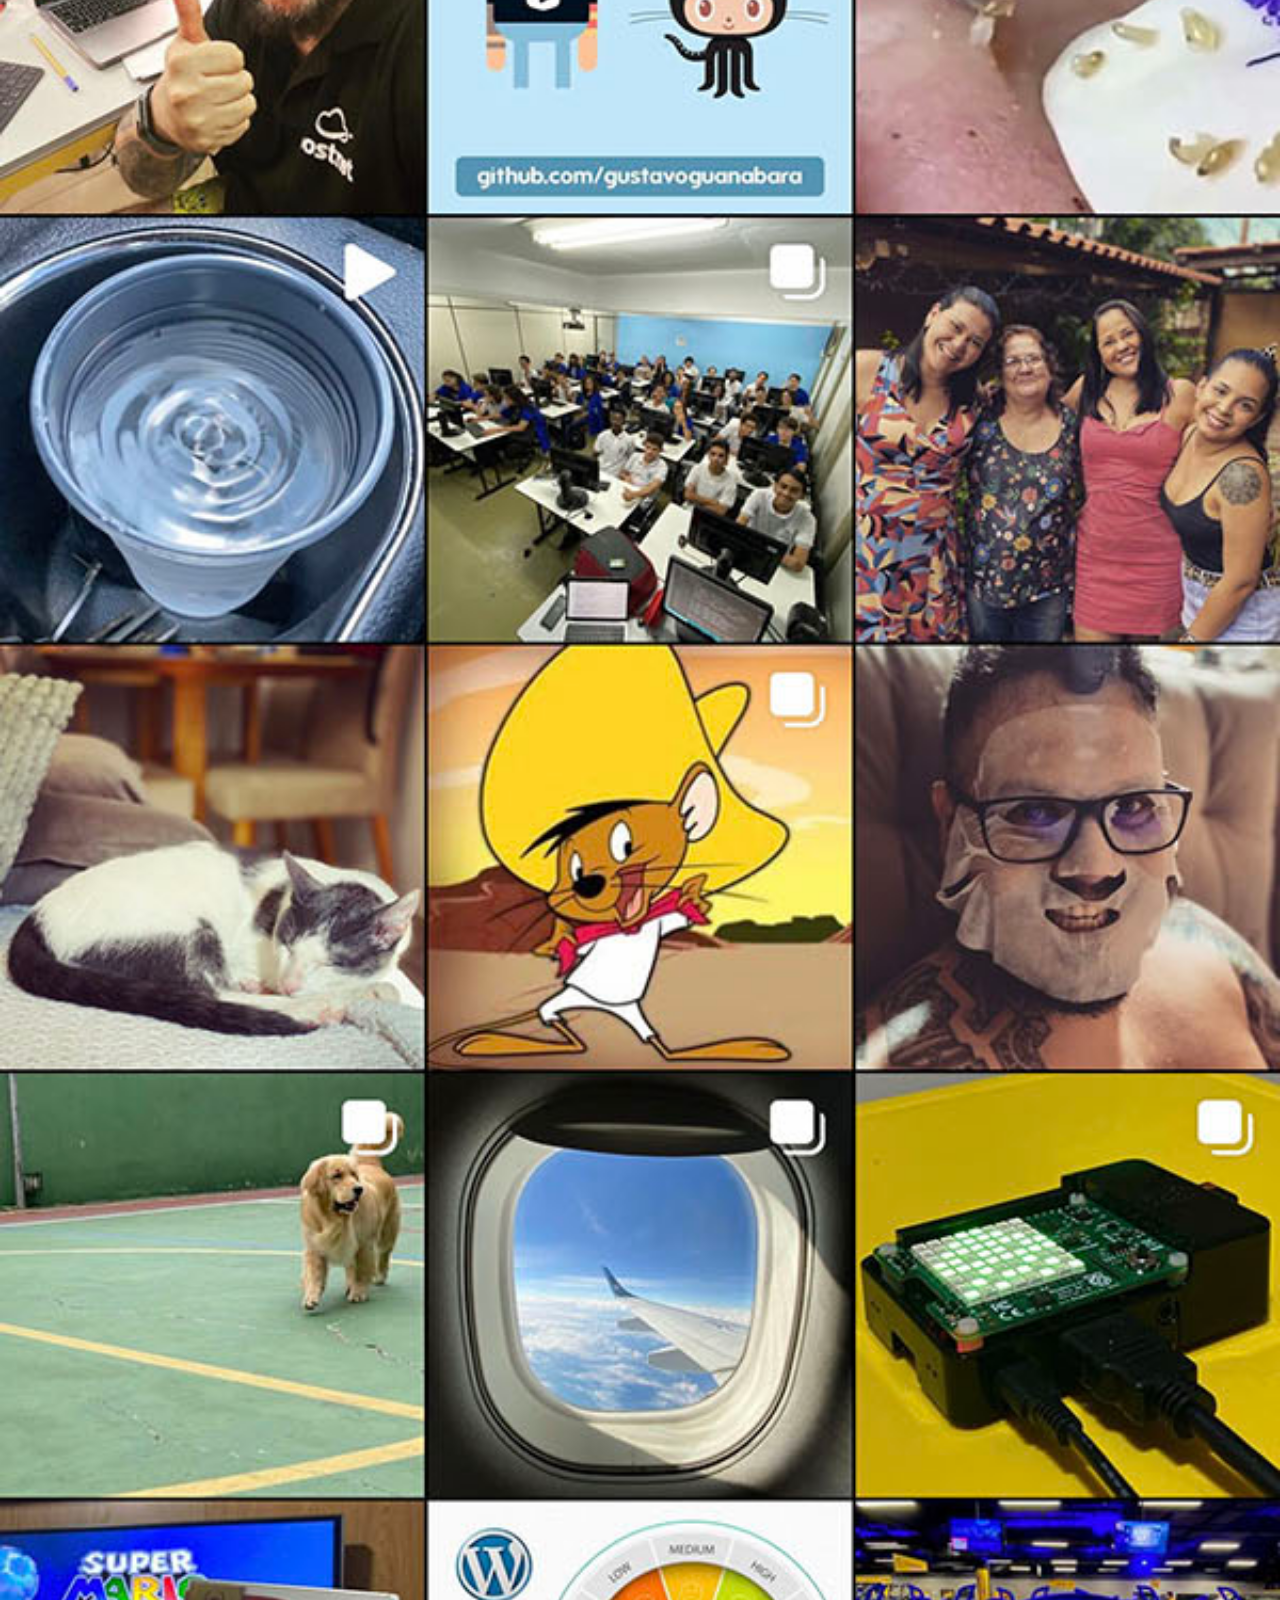
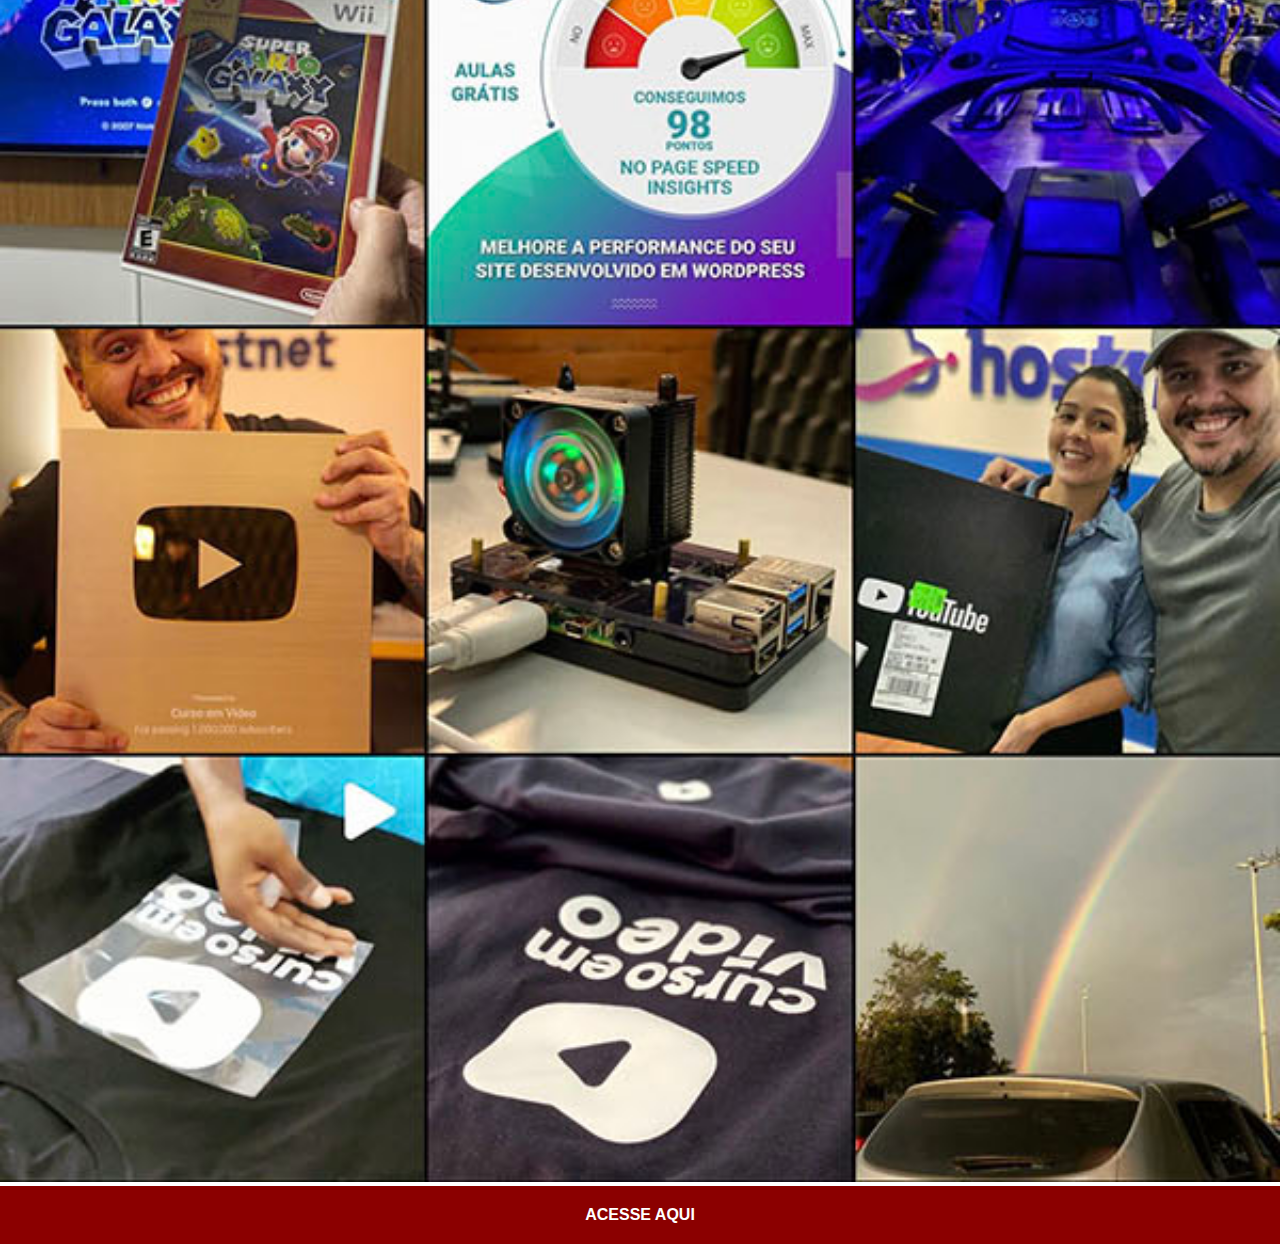
<file: instagram.html>
<!DOCTYPE html>
<html lang="pt-br">
<head>
    <meta charset="UTF-8">
    <meta name="viewport" content="width=device-width, initial-scale=1.0">
    <title>instagram</title>
    <link rel="stylesheet" href="estilos/social.css">
</head>
<body>
    <img src="imagens/tela-instagram.jpg" alt="instagram">
    <a href="https://www.instagram.com/cursoemvideo/" target="_blank">ACESSE AQUI</a>
</body>
</html>
</file>
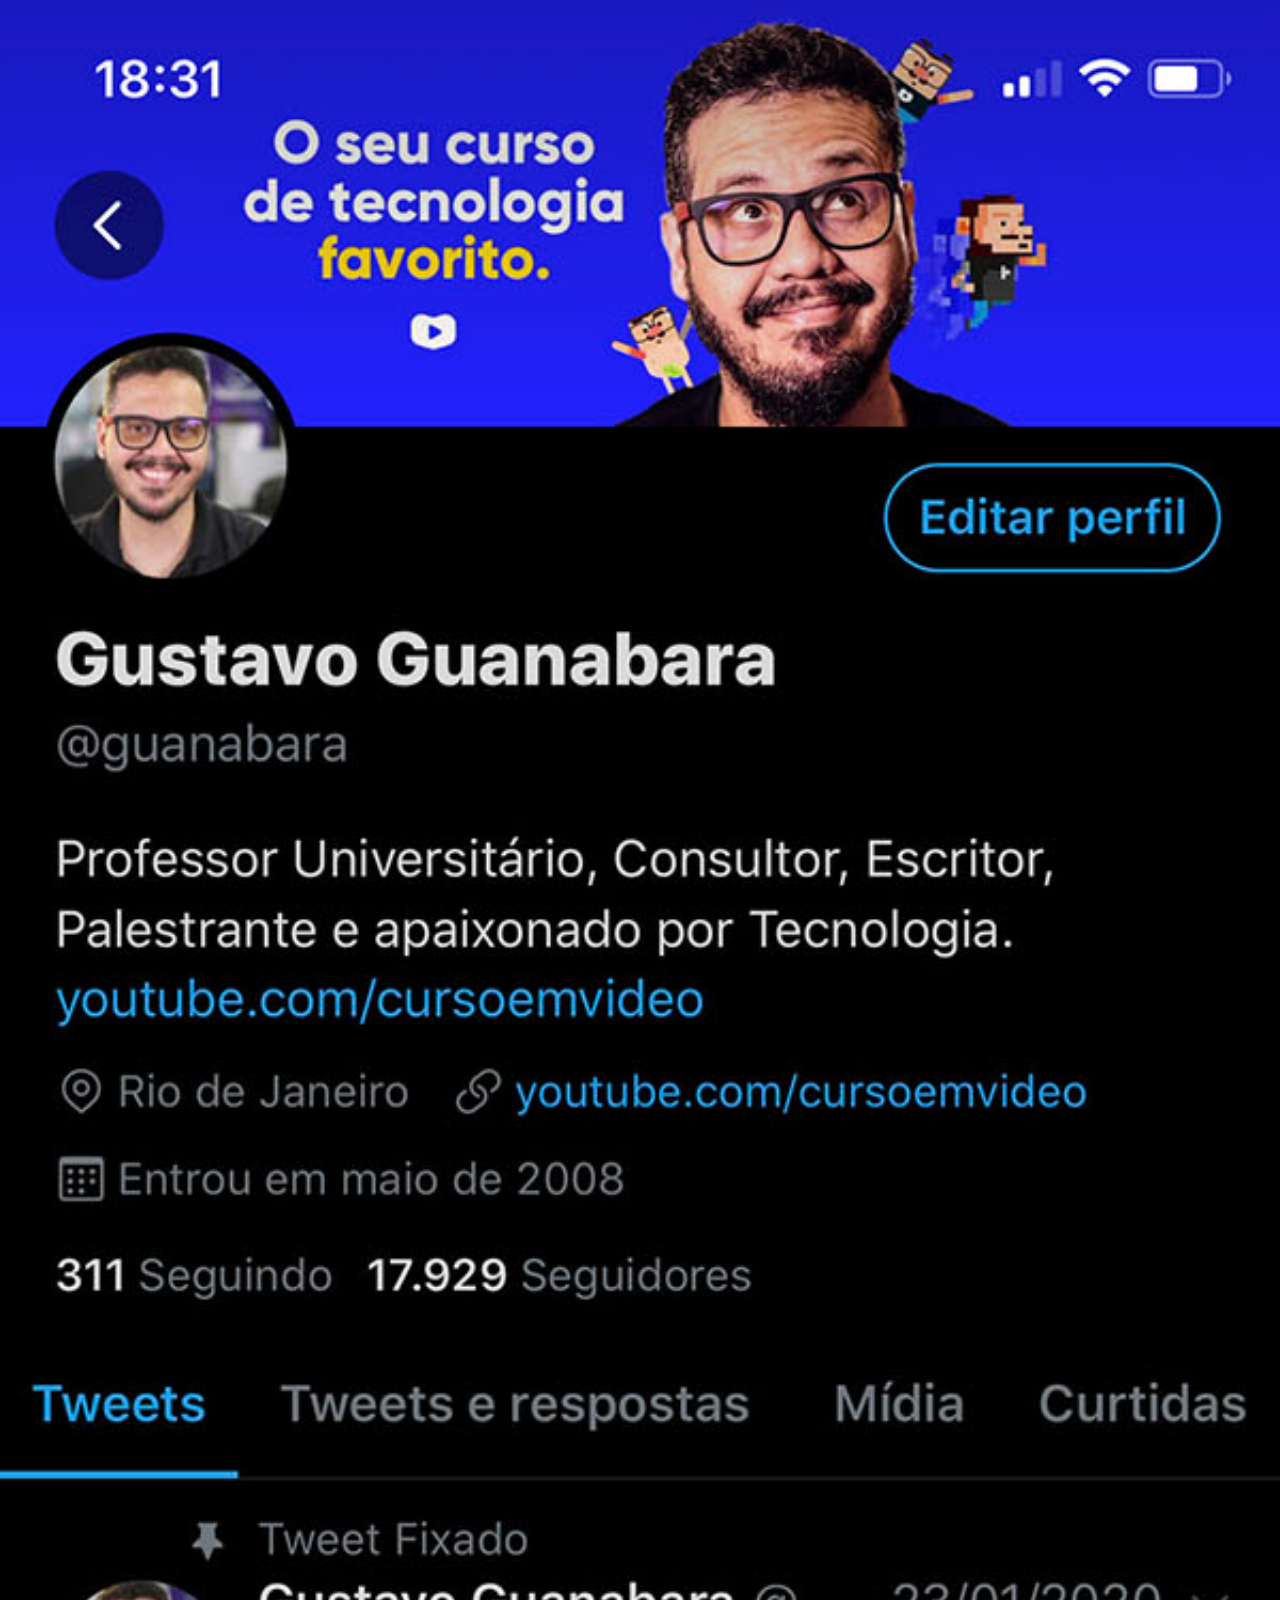
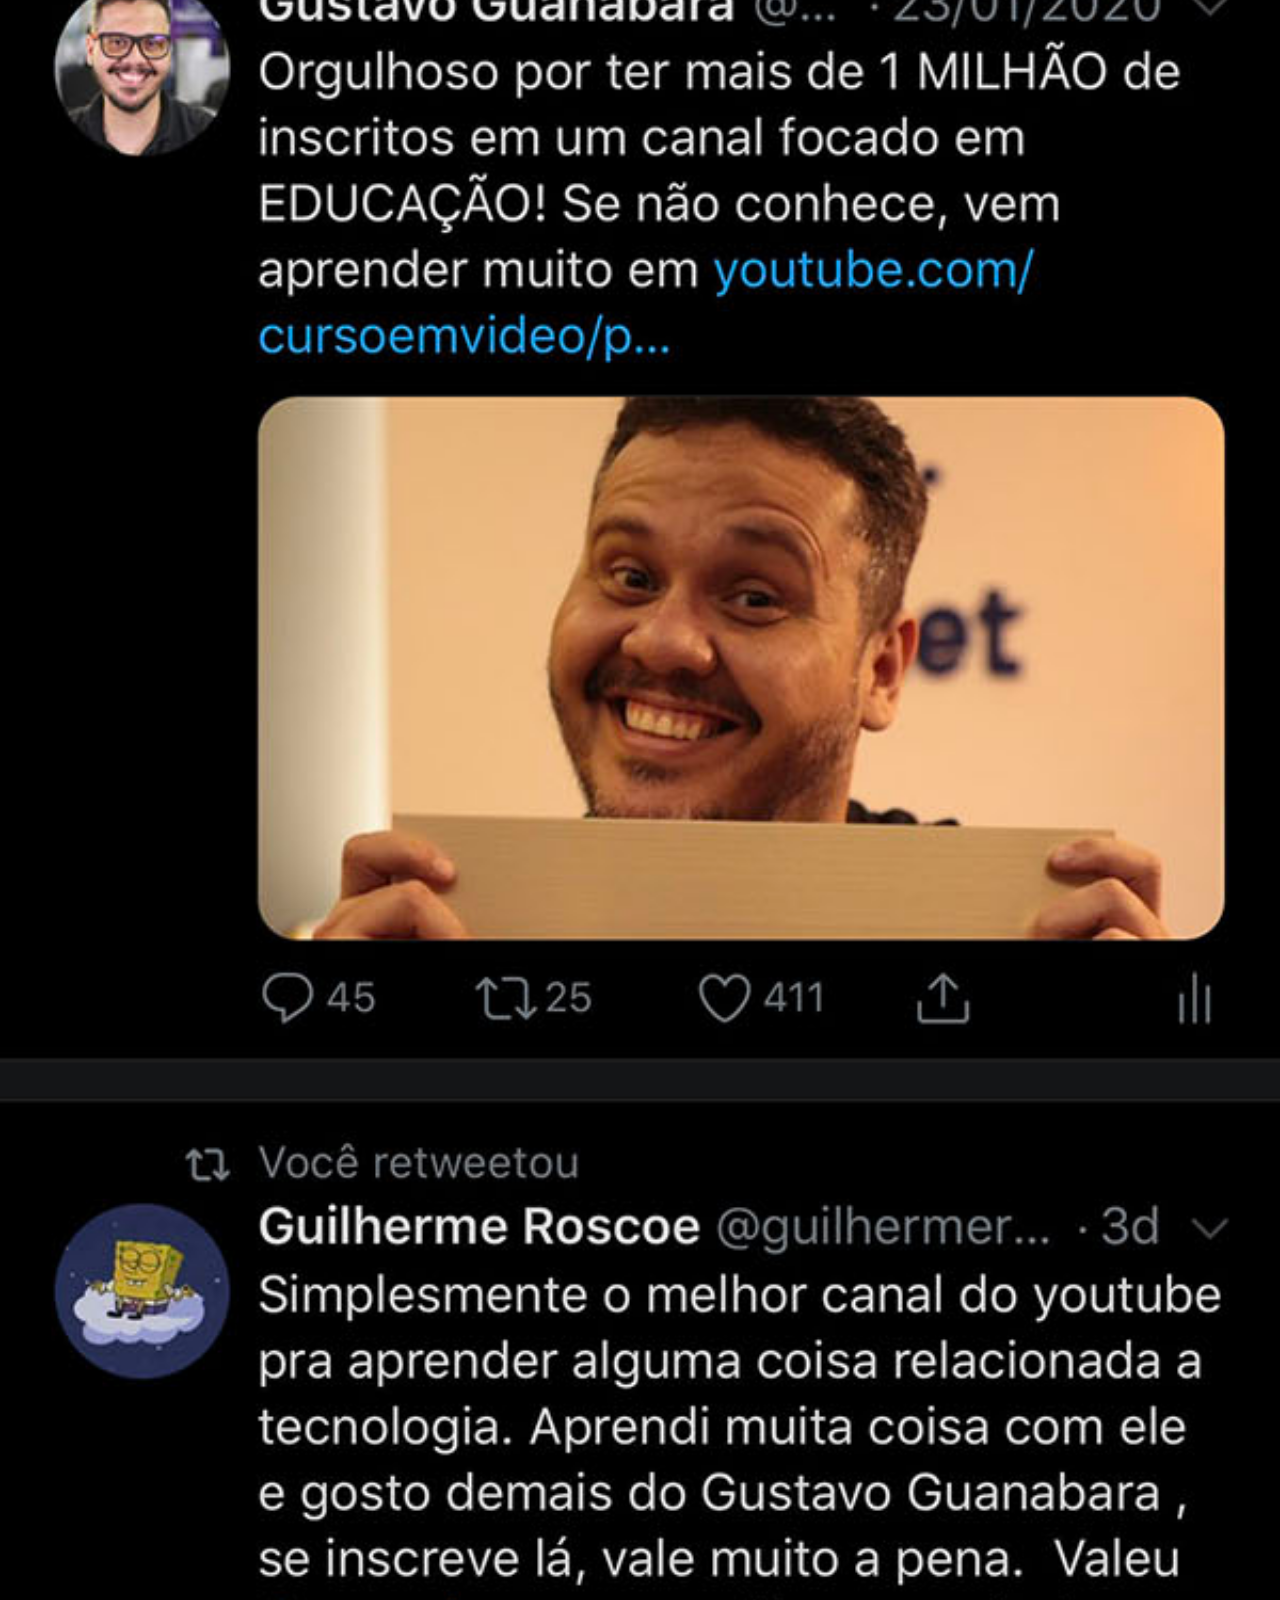
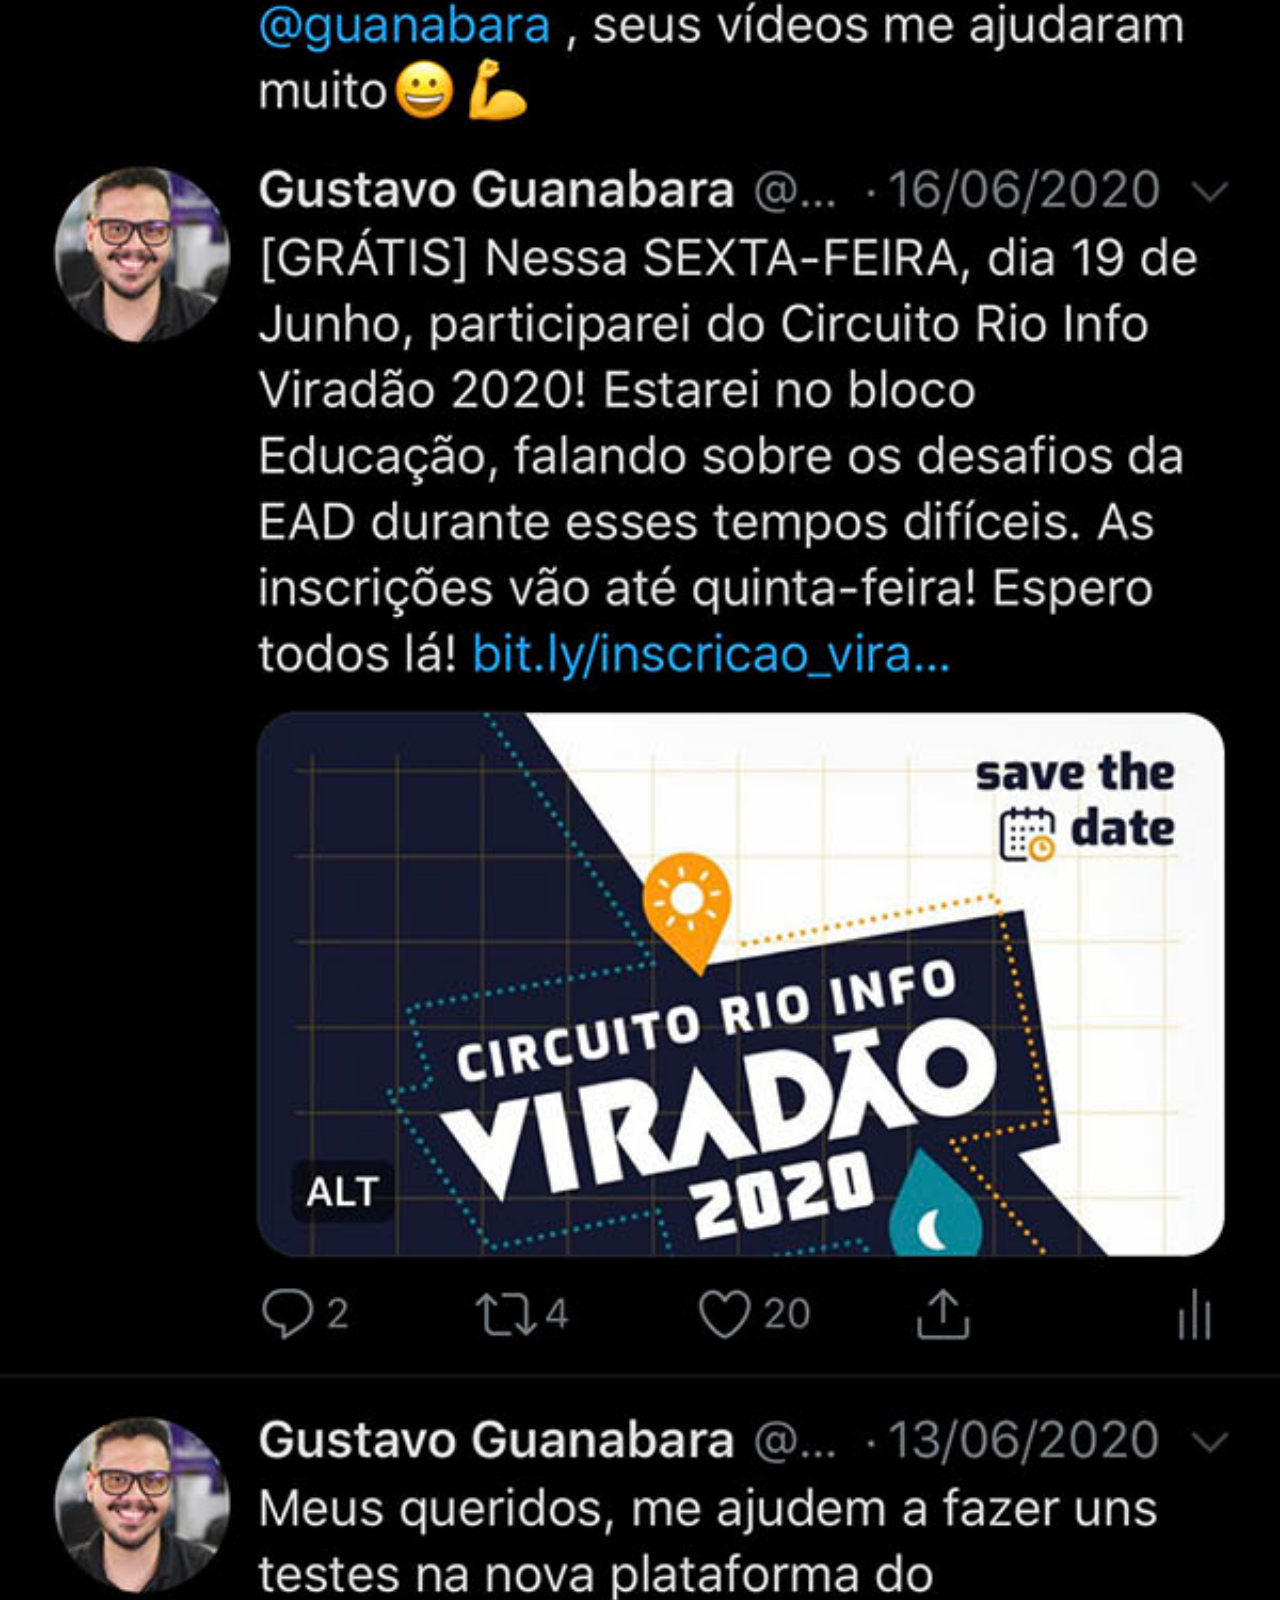
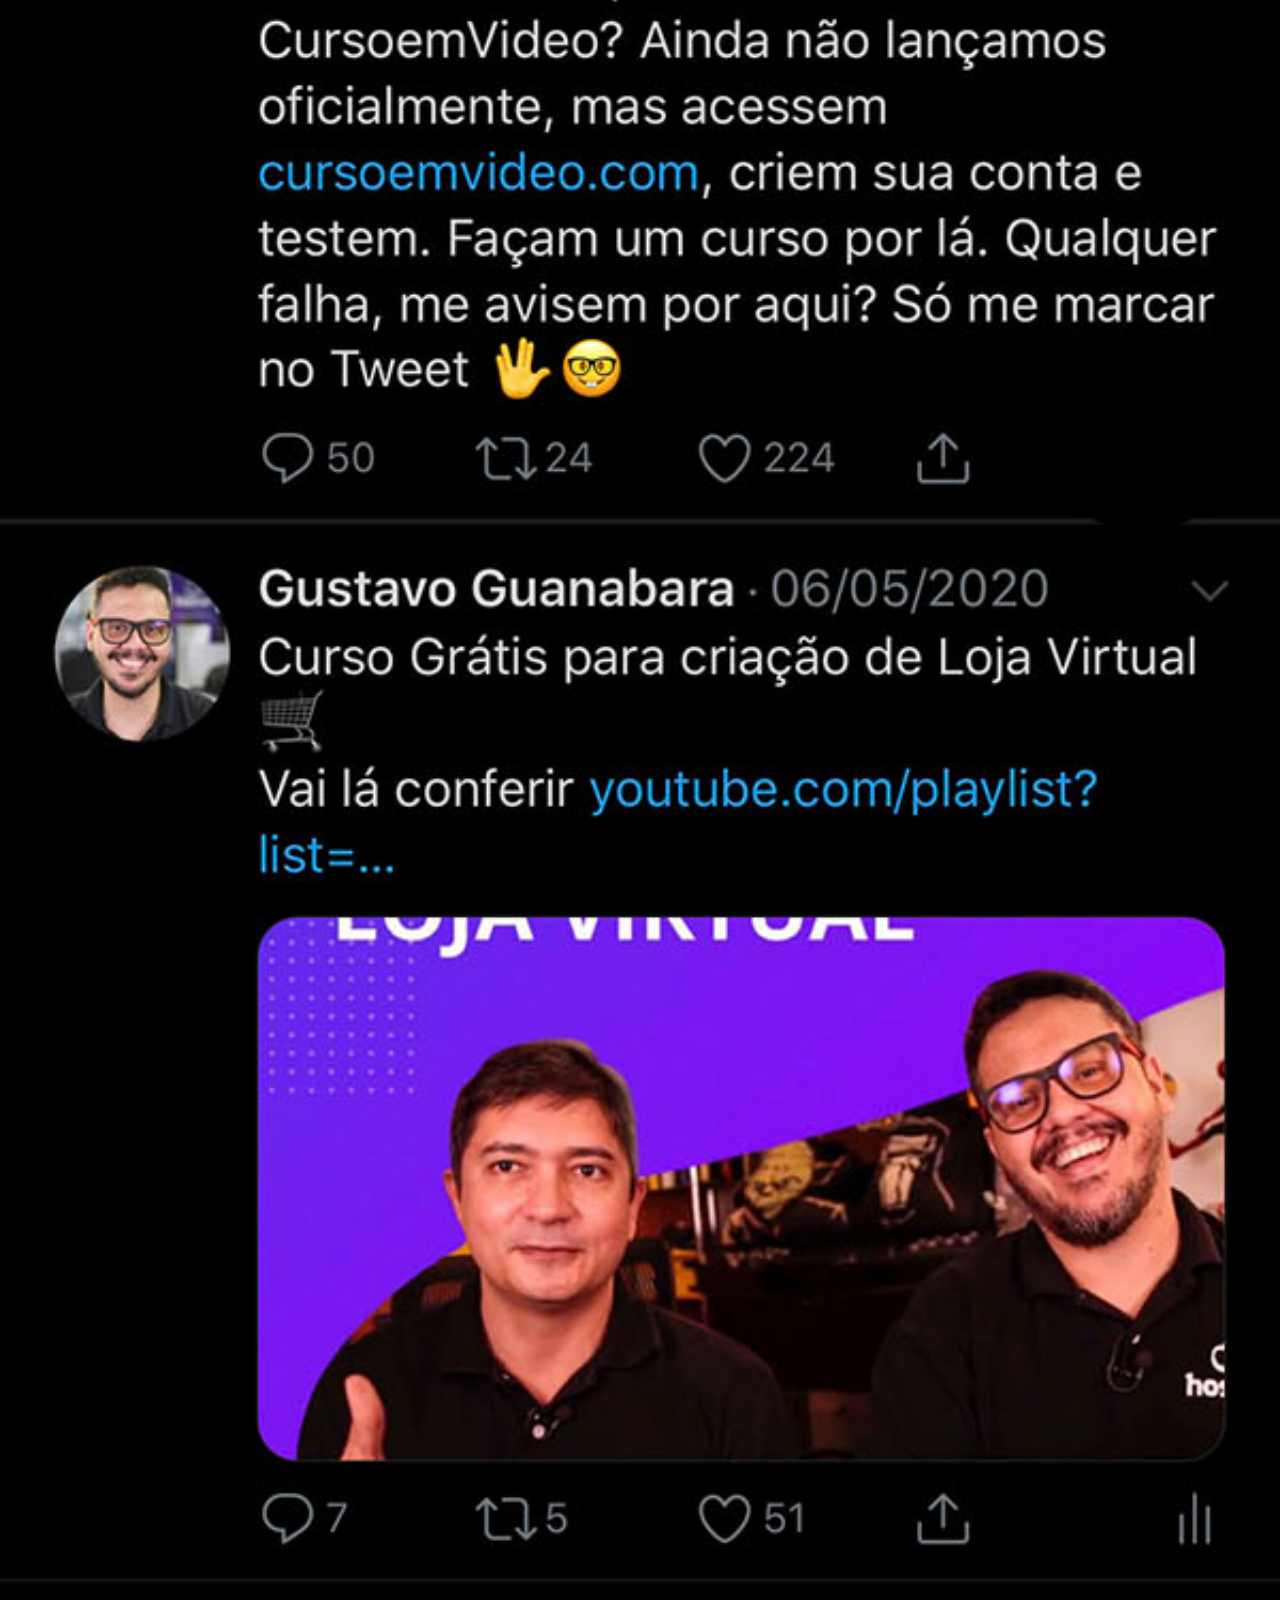
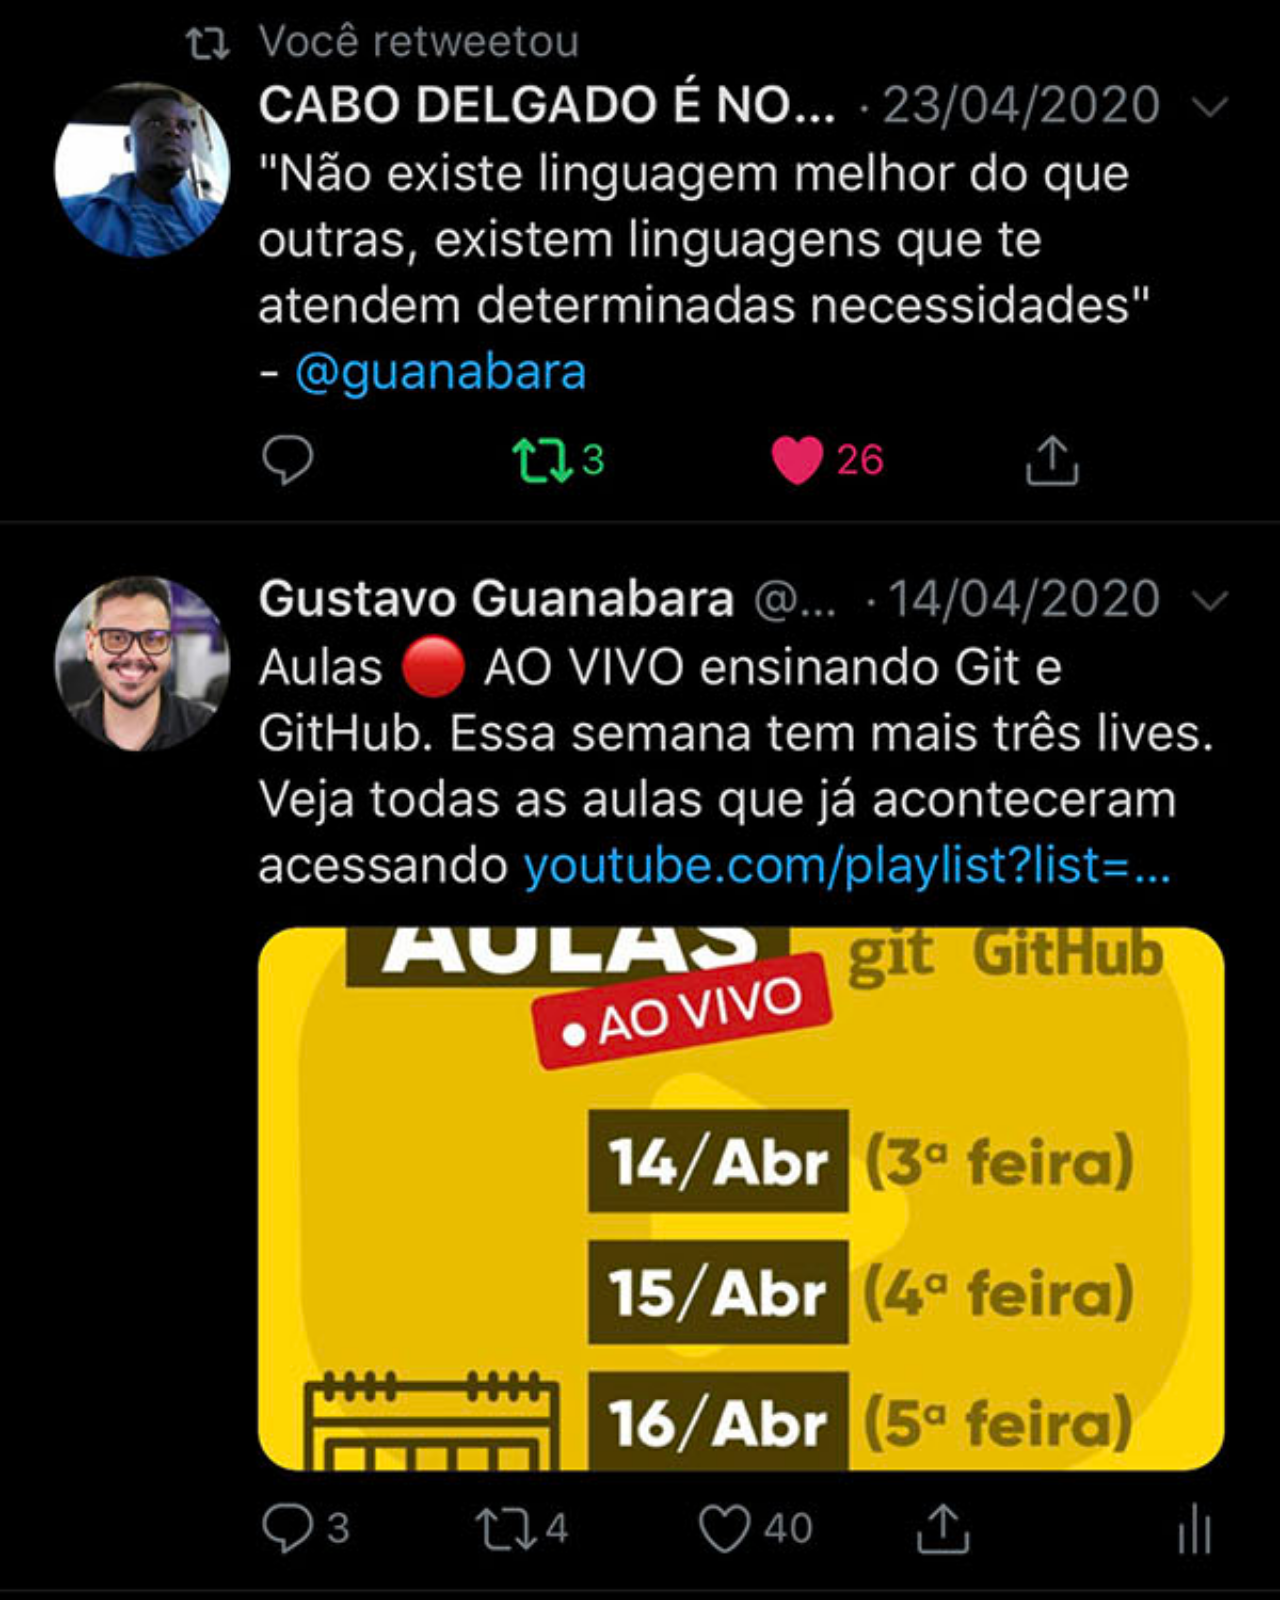
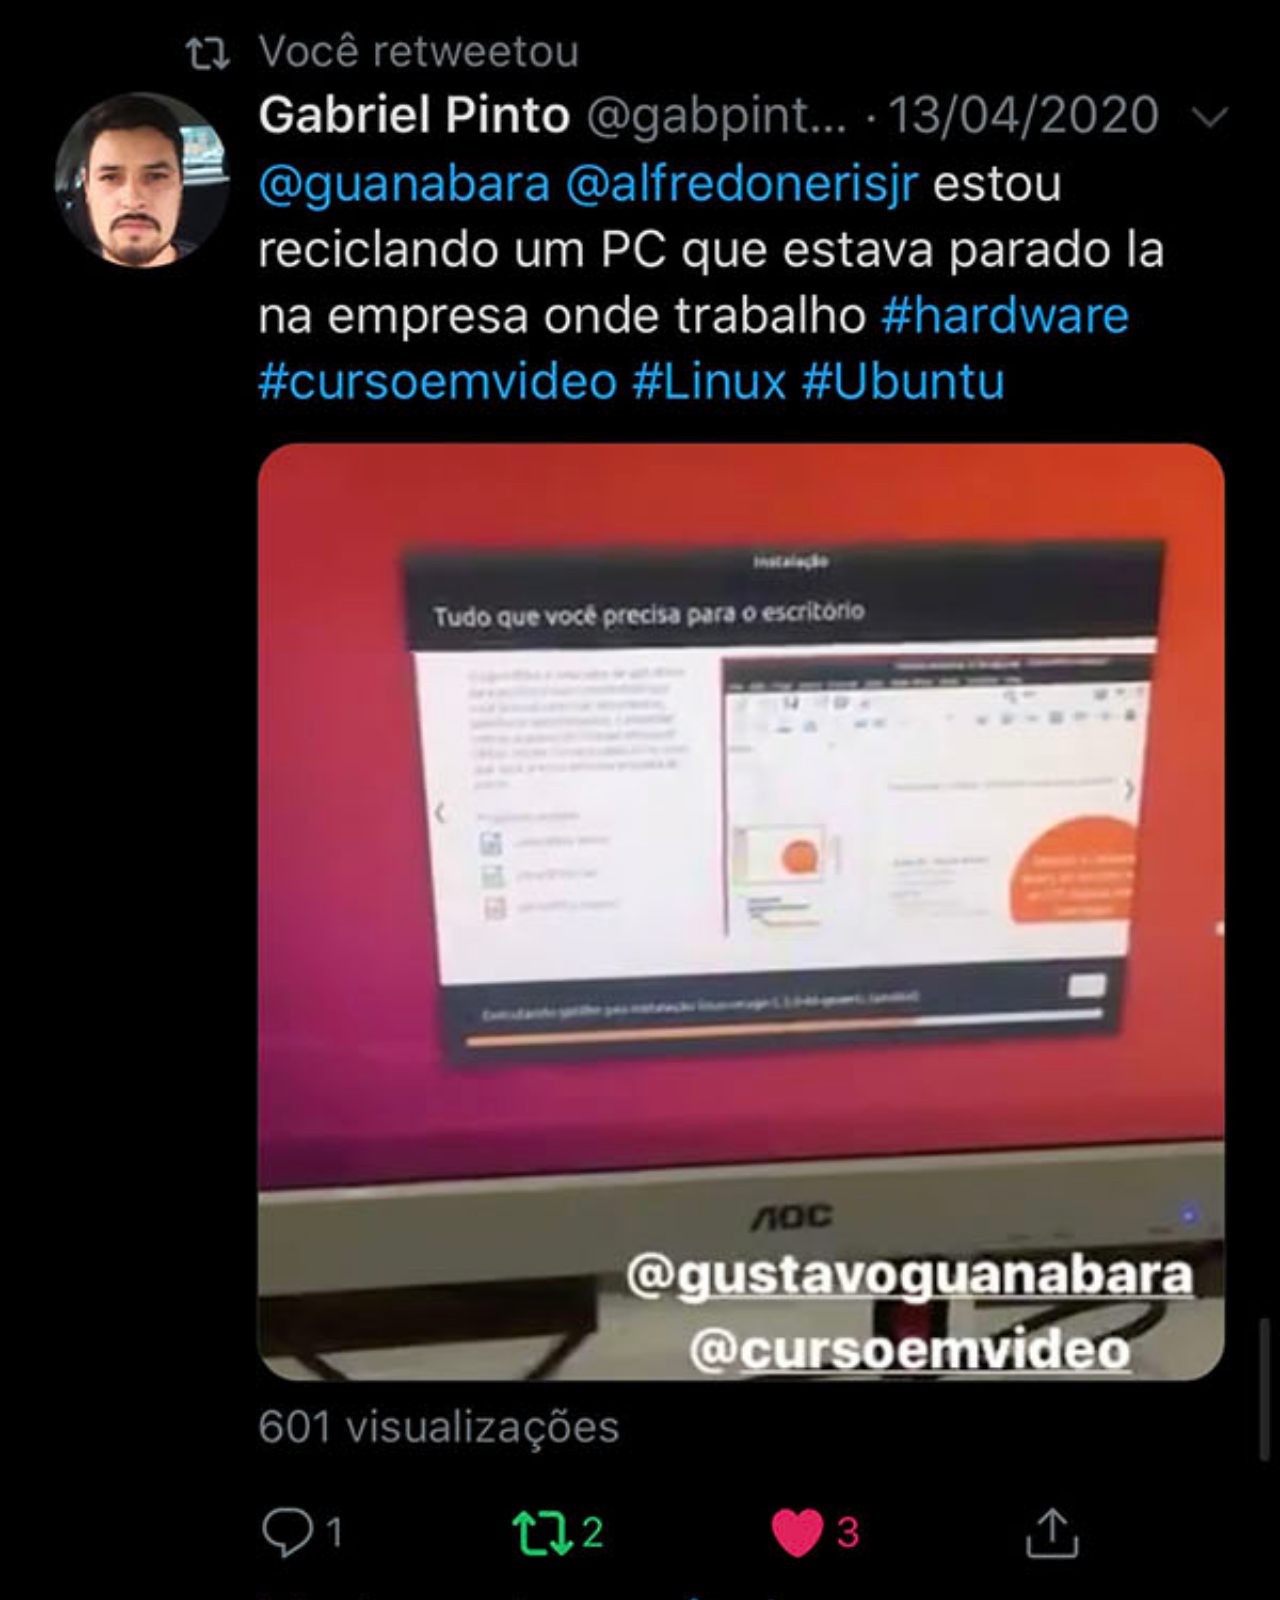
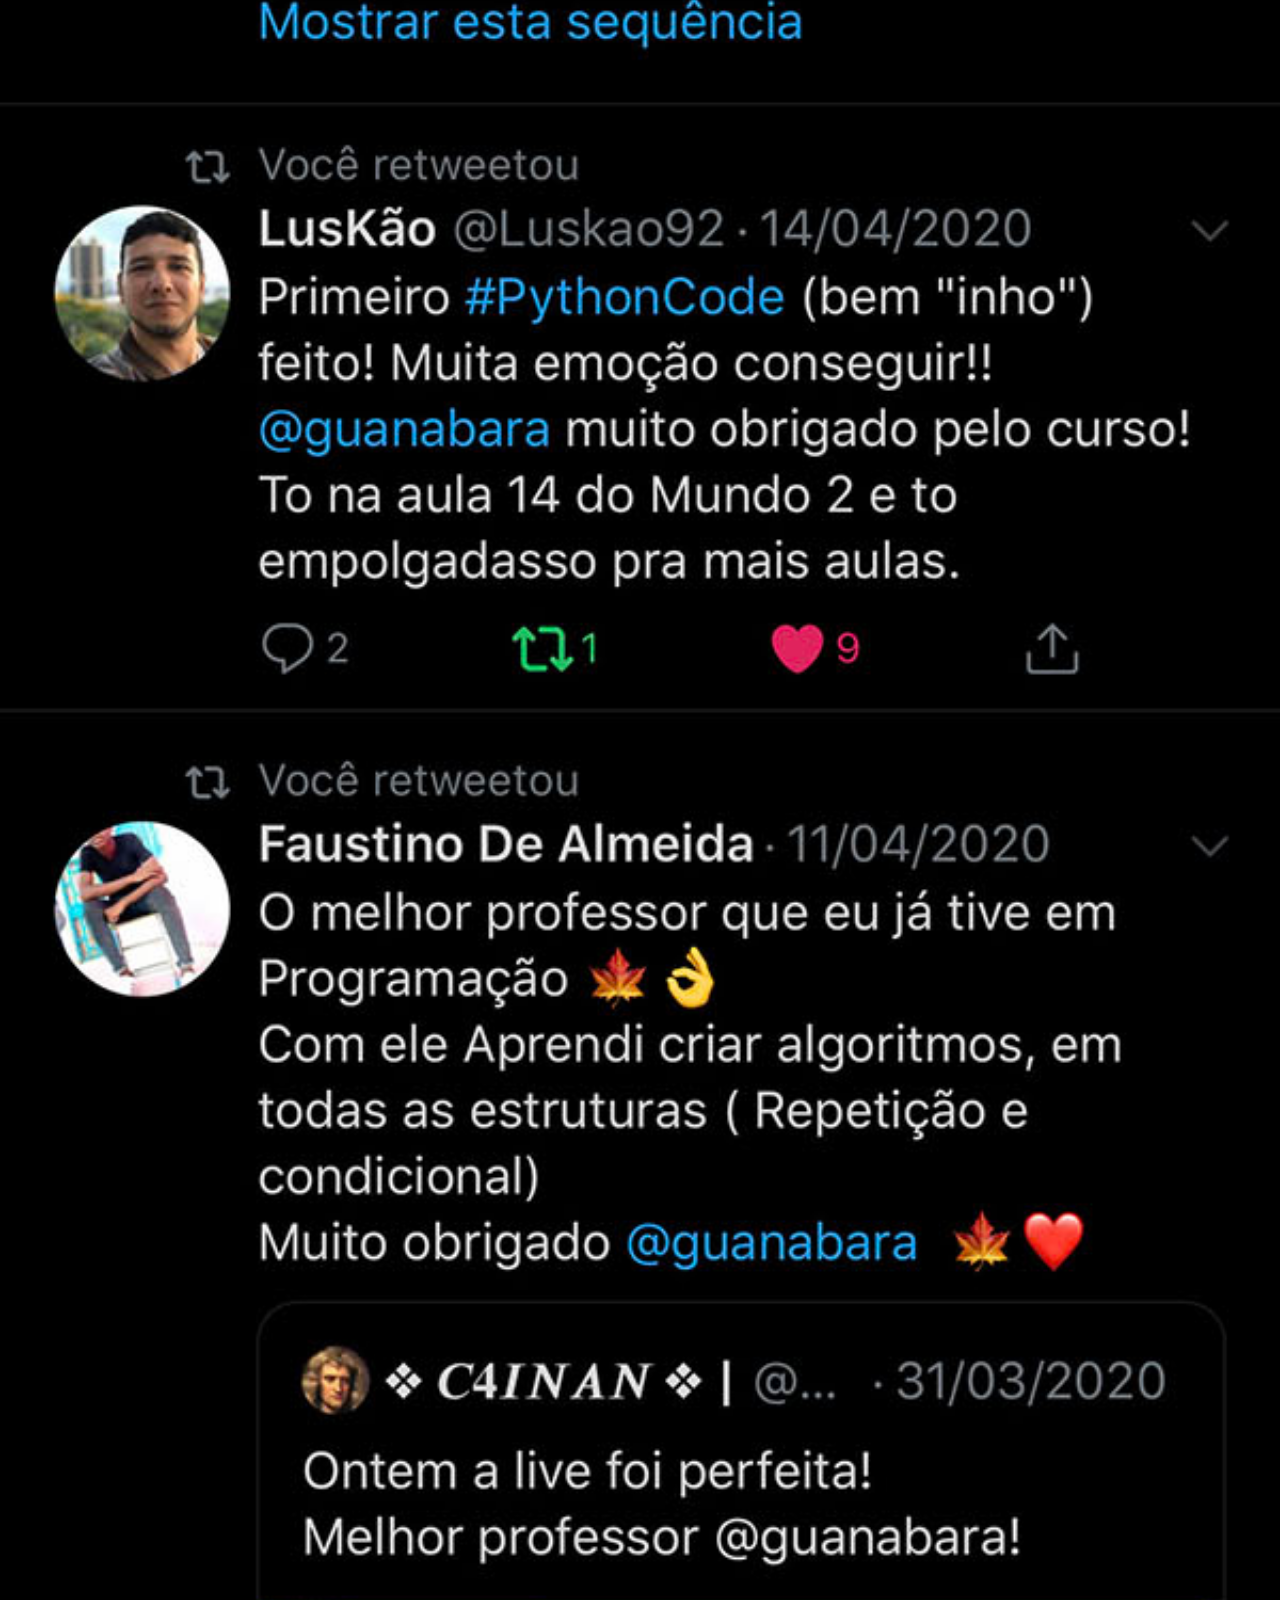
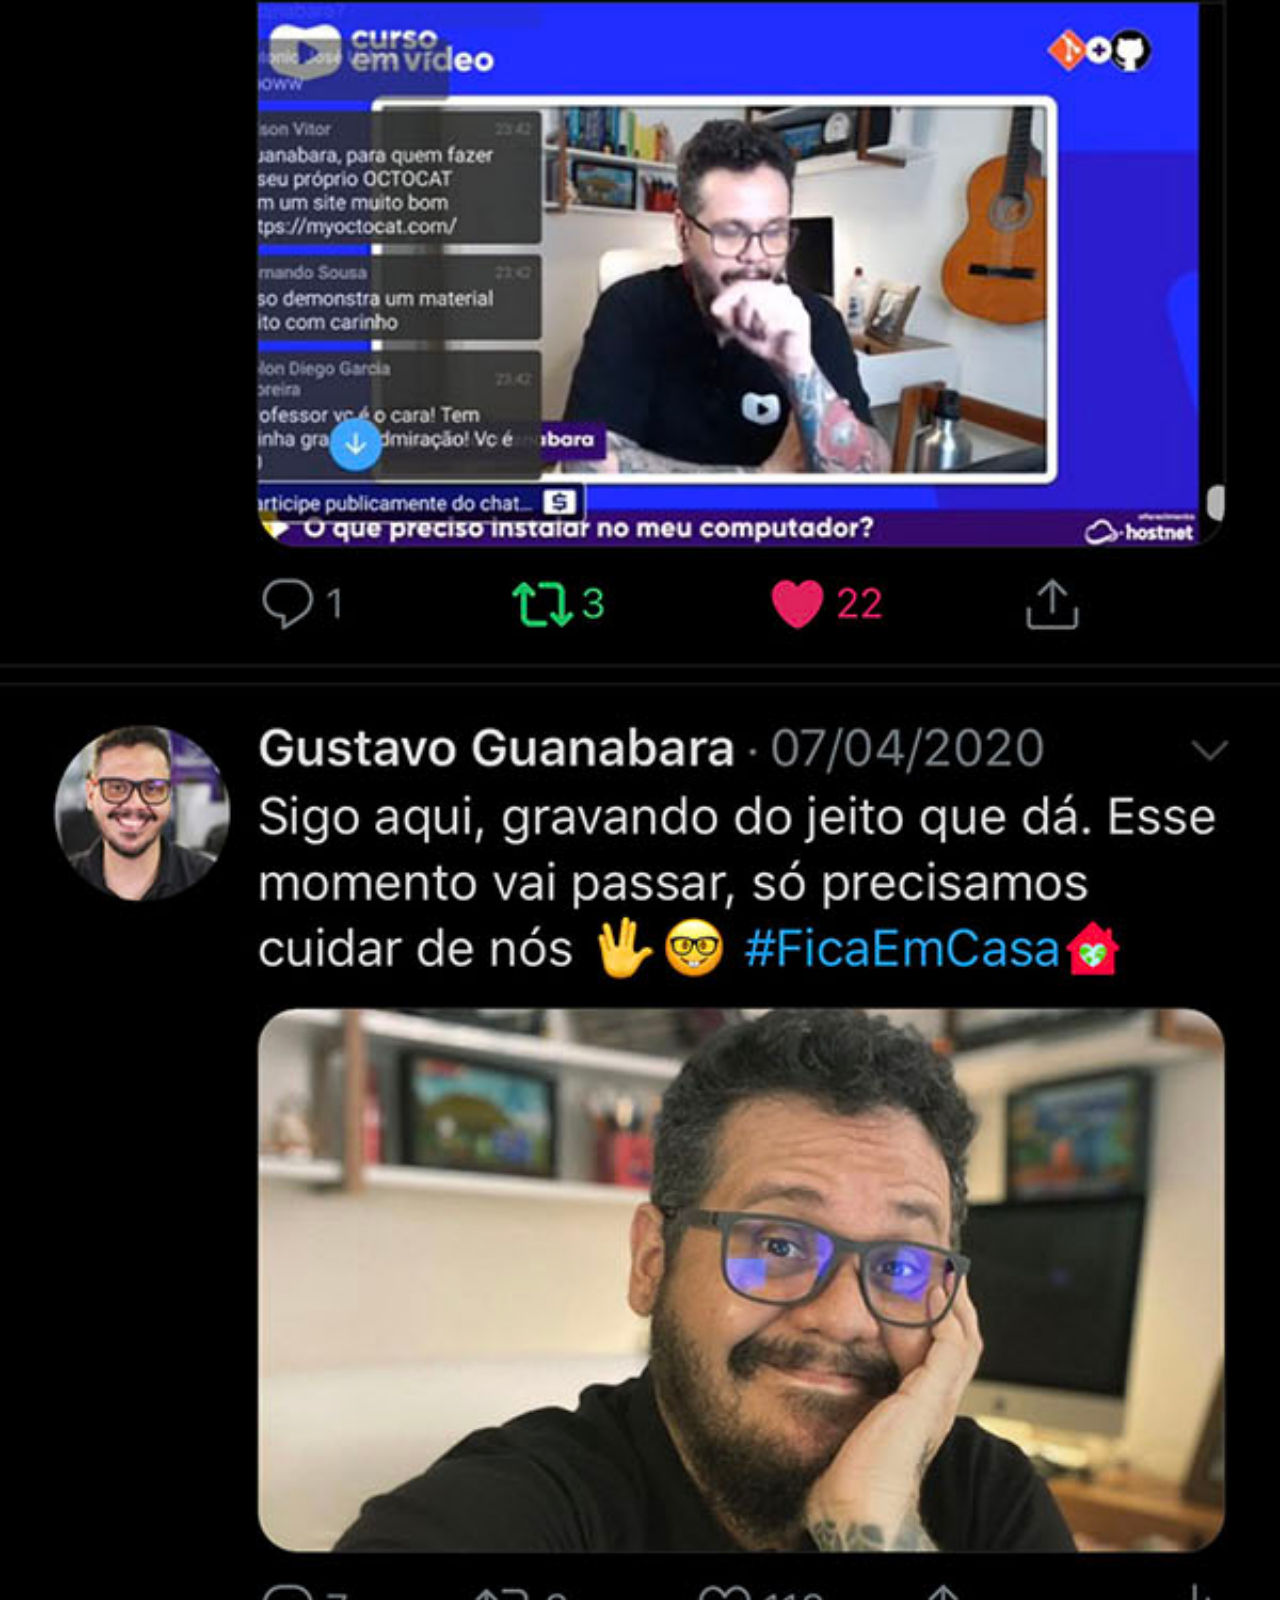
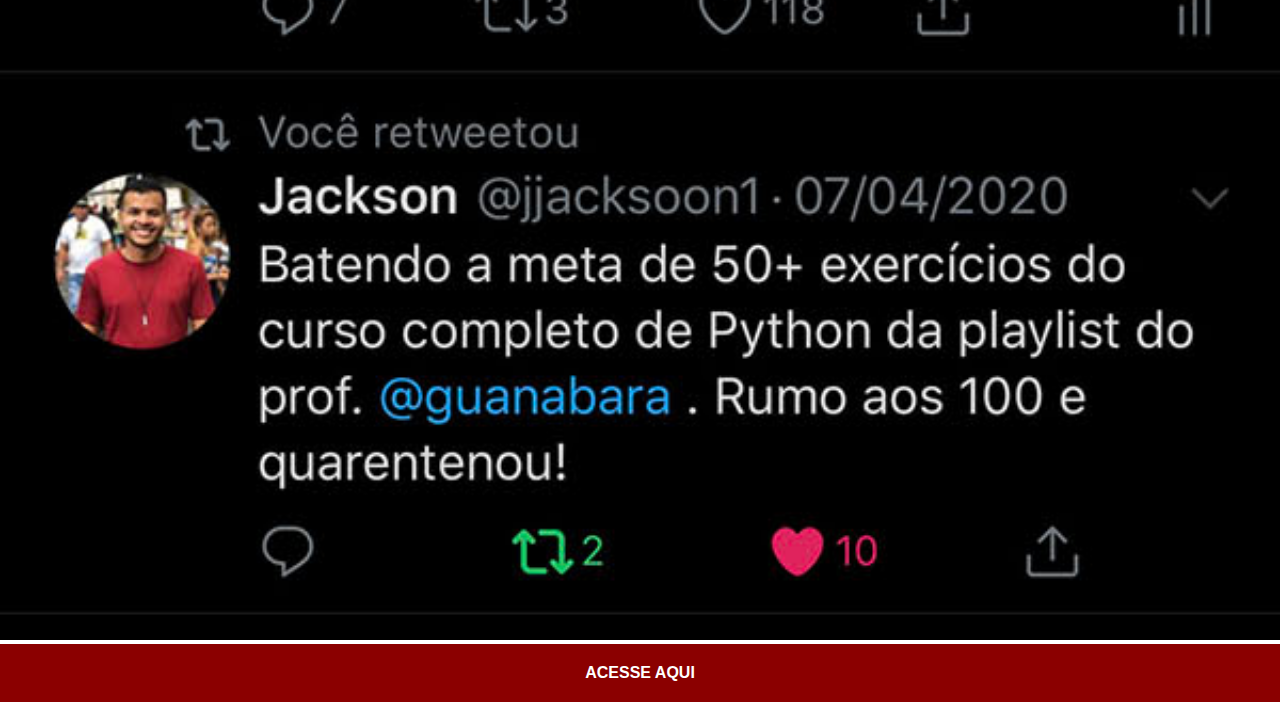
<file: twitter.html>
<!DOCTYPE html>
<html lang="pt-br">
<head>
    <meta charset="UTF-8">
    <meta name="viewport" content="width=device-width, initial-scale=1.0">
    <title>twitter</title>
    <link rel="stylesheet" href="estilos/social.css">
</head>
<body>
    <img src="imagens/tela-twitter.jpg" alt="twitter">
    <a href="https://x.com/cursosemvideo" target="_blank">ACESSE AQUI</a>
</body>
</html>
</file>
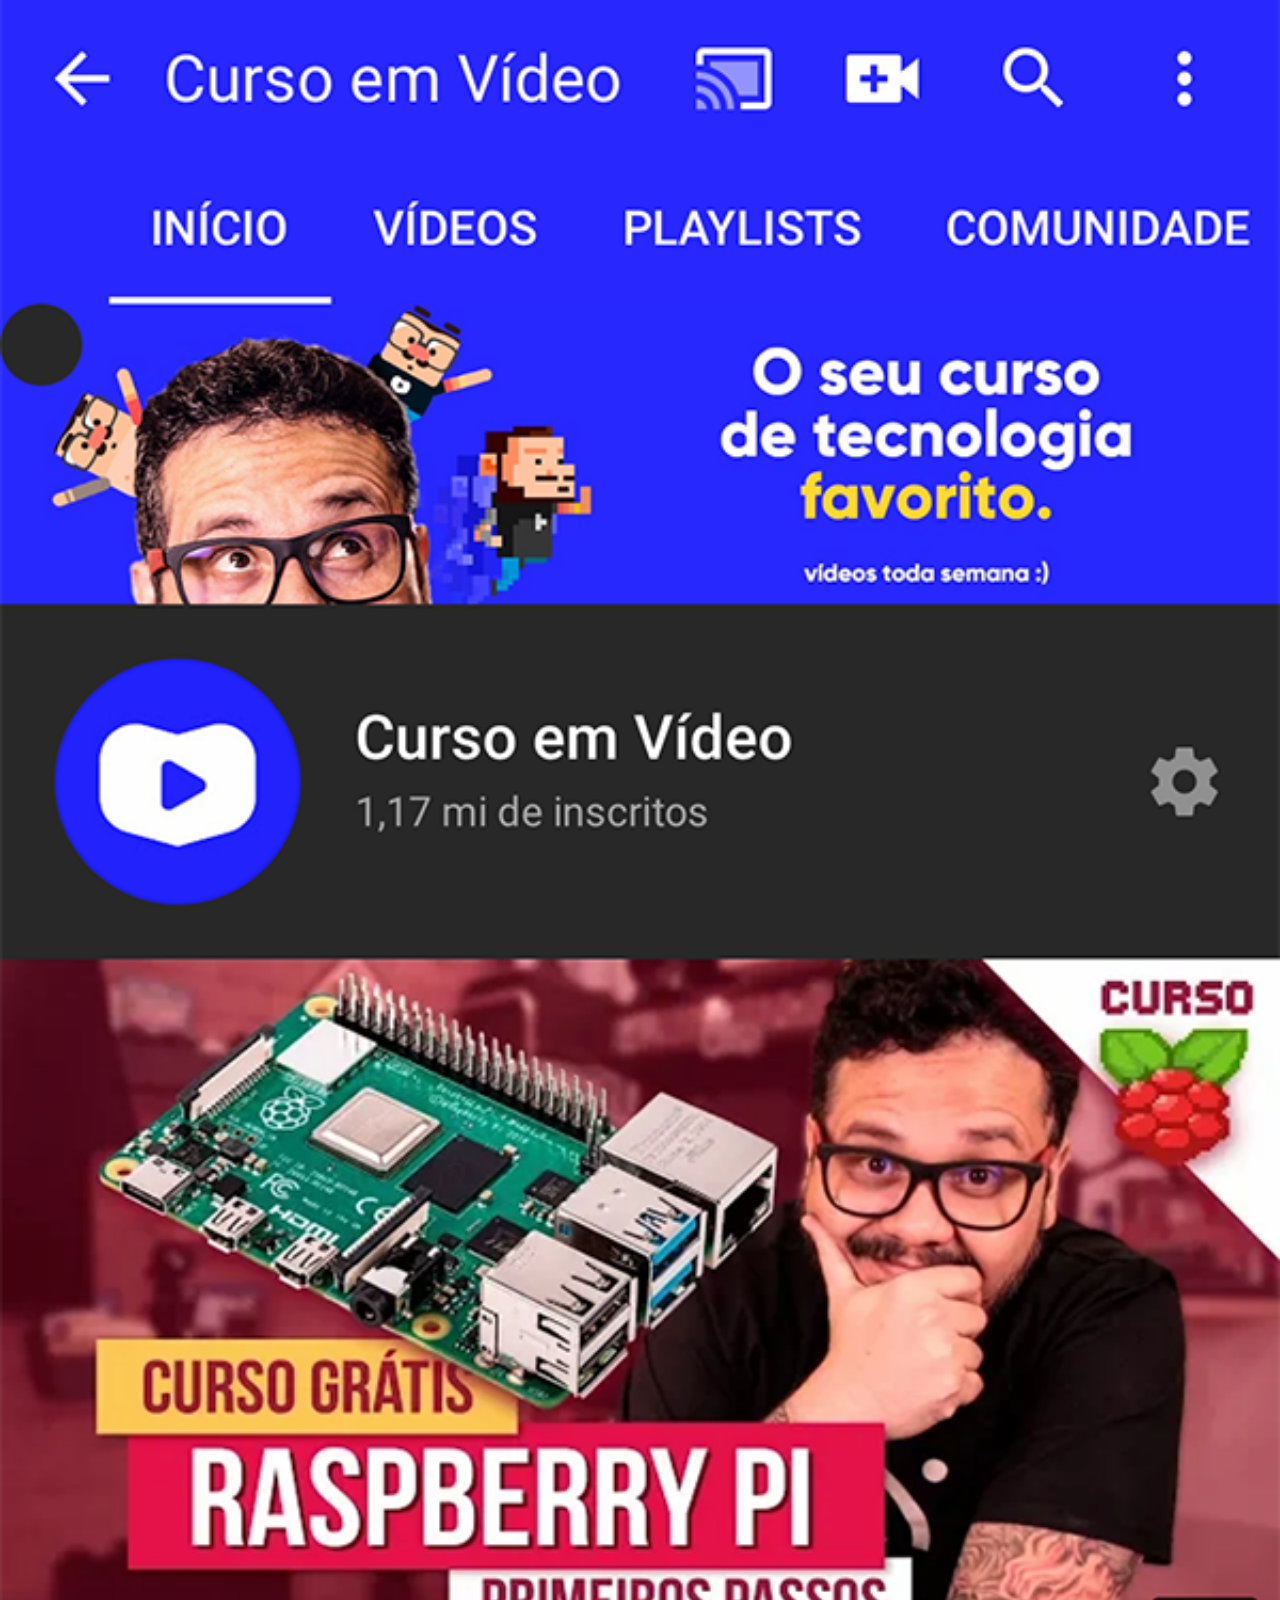
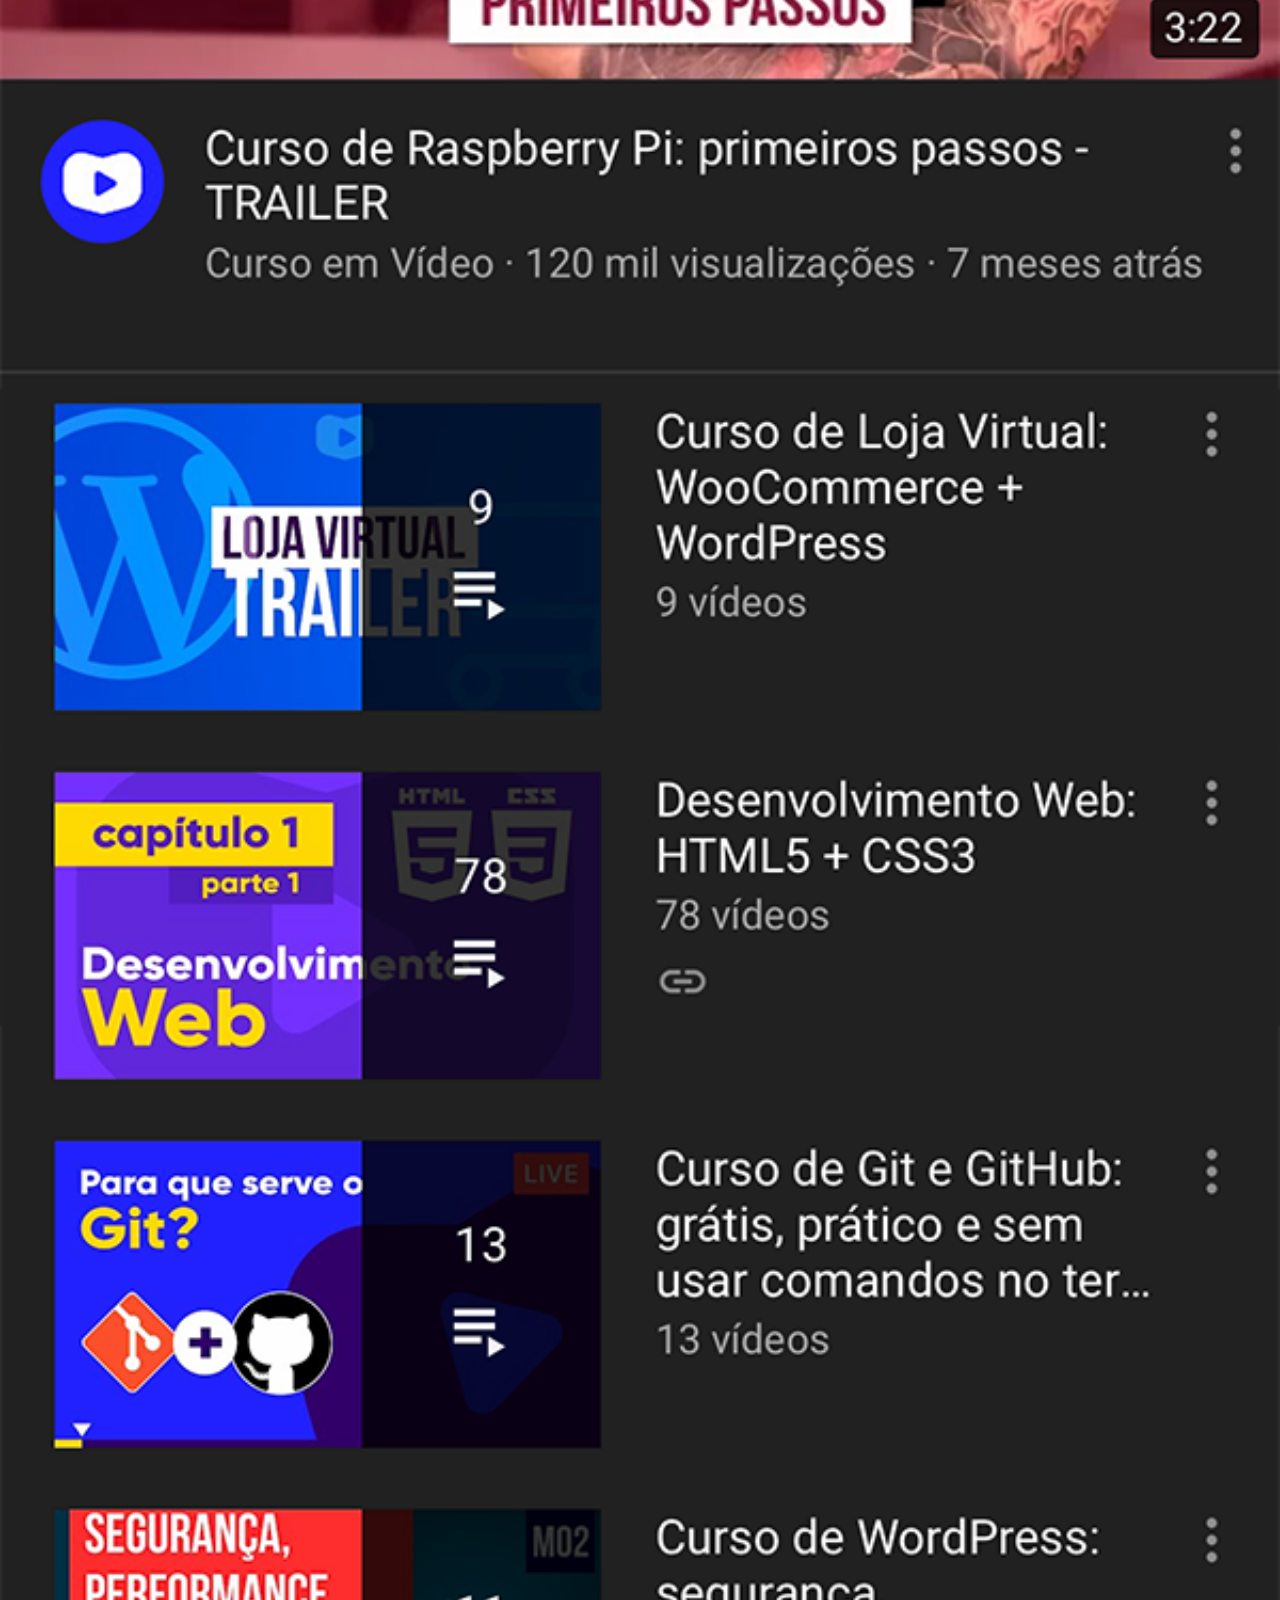
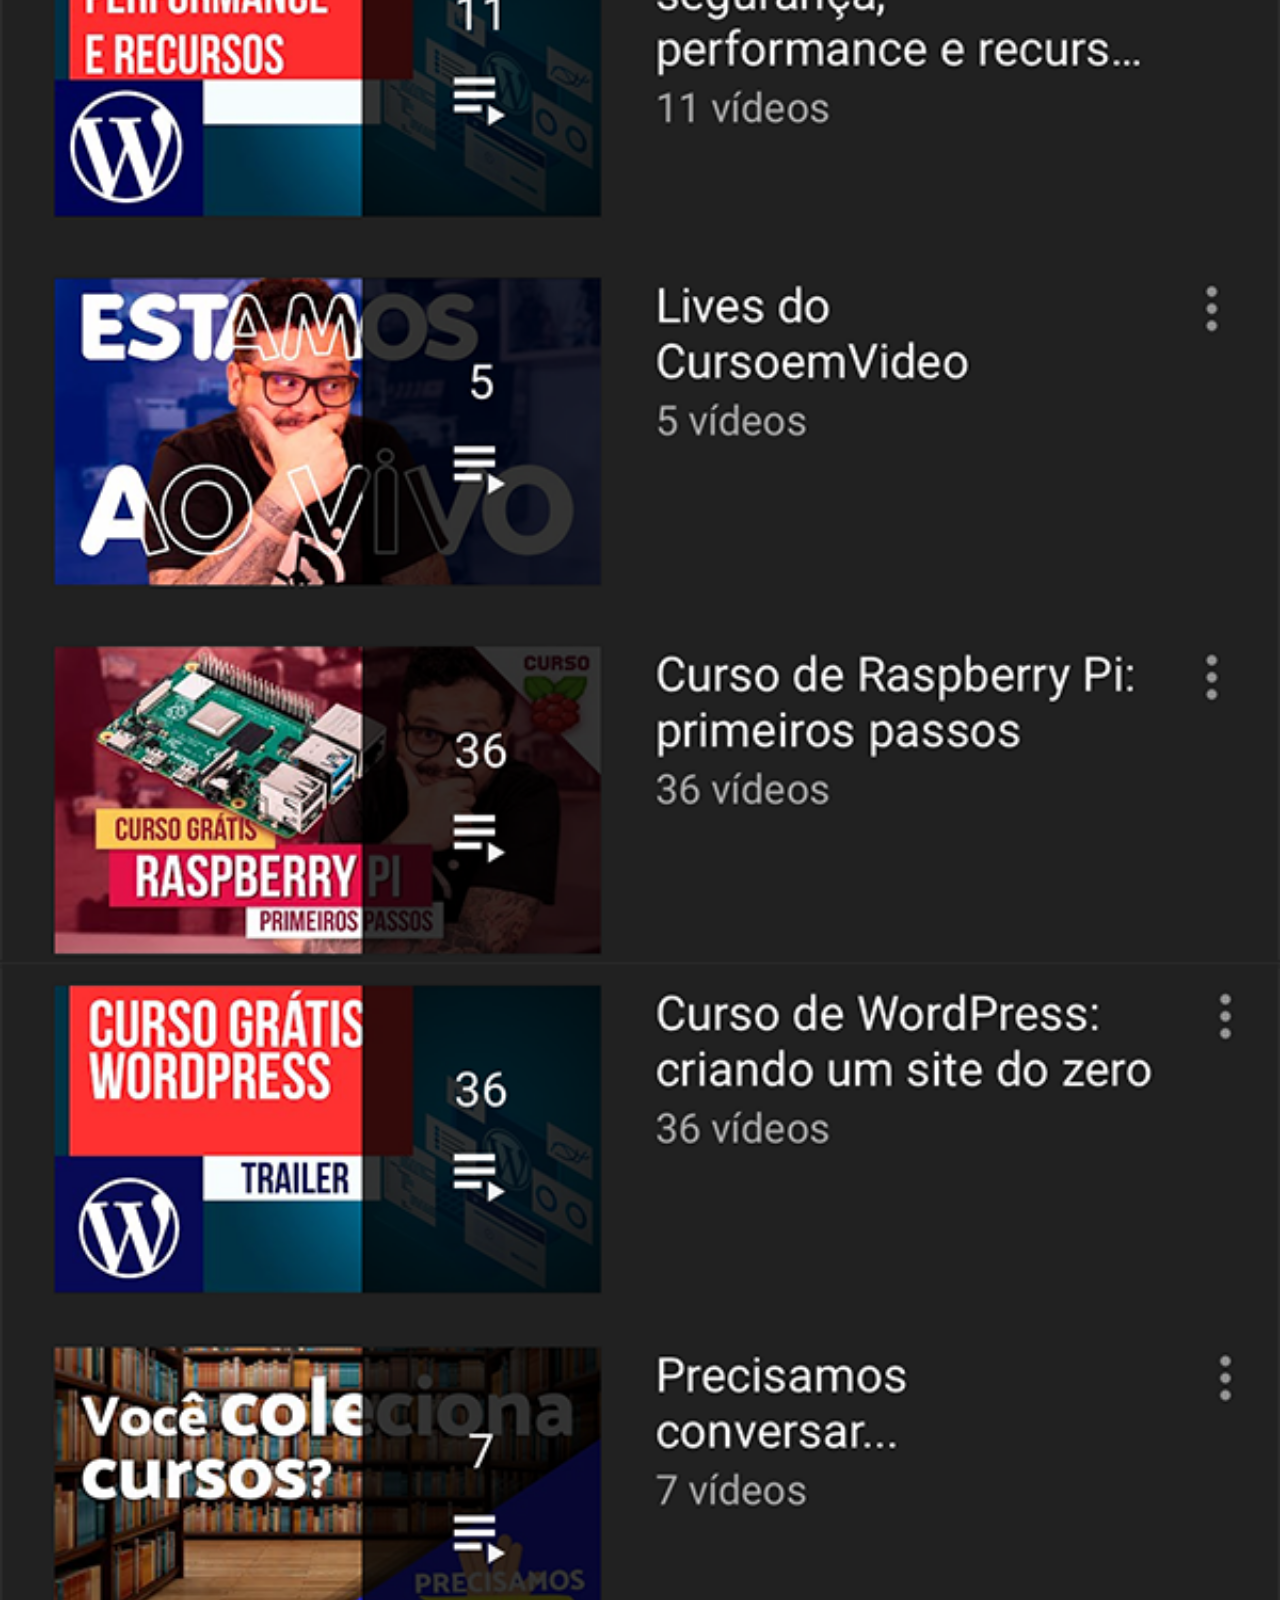
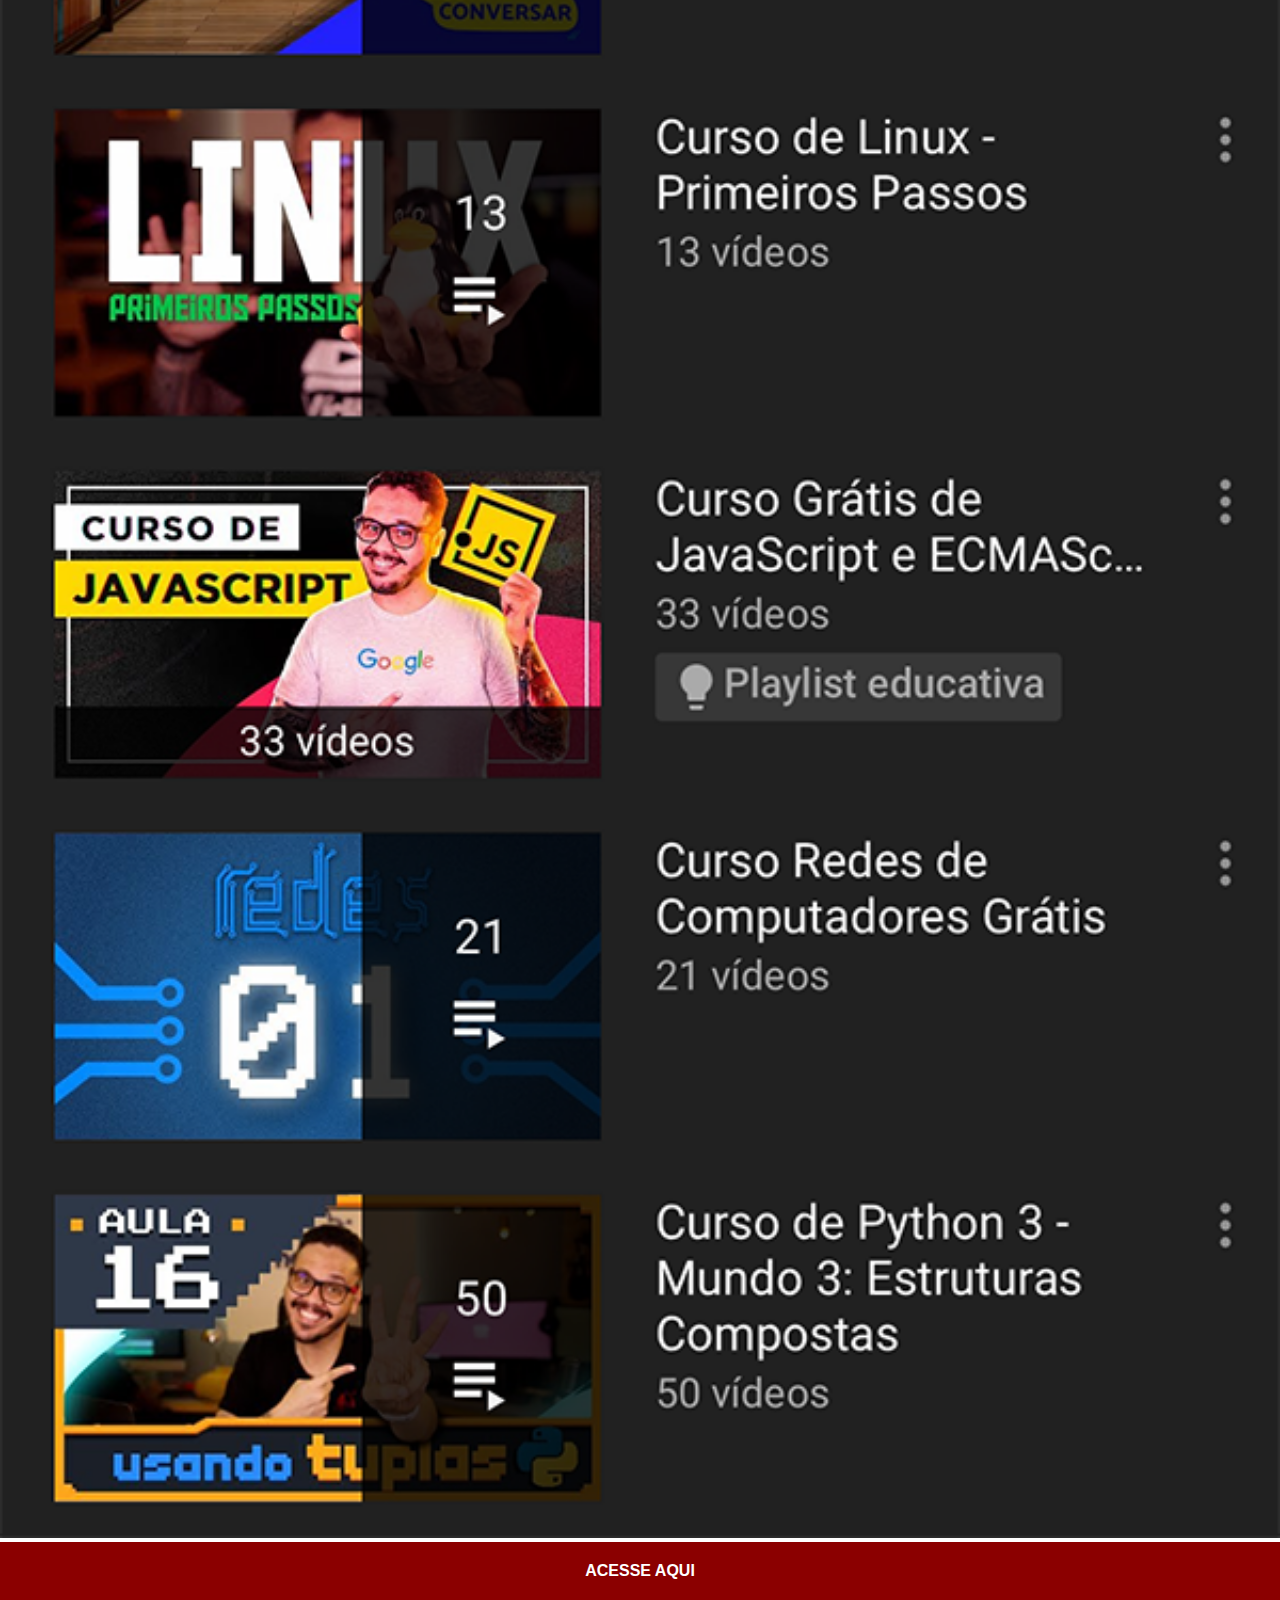
<file: youtube.html>
<!DOCTYPE html>
<html lang="pt-br">
<head>
    <meta charset="UTF-8">
    <meta name="viewport" content="width=device-width, initial-scale=1.0">
    <title>youtube</title>
    <link rel="stylesheet" href="estilos/social.css">
</head>
<body>
    <img src="imagens/tela-youtube.png" alt="youtube">
    <a href="https://www.youtube.com/c/CursoemV%C3%ADdeo/playlists" target="_blank">ACESSE AQUI</a>
</body>
</html>
</file>
<file: estilos/style.css>
@charset "UTF-8";

* {
    font-family: Arial, Helvetica, sans-serif;
    margin: 0px;
    padding: 0px;
}

html, body {
    background-color: black;
    height: 100vh;
    width: 100vw;
}

body {
    background: url(../imagens/fundo-madeira.jpg) no-repeat top center;
    background-size: cover;
    background-attachment: fixed;
}

main {
    position: relative;
    height: 100vh;
}

section#telefone {
    position: absolute;
    top: 50%;
    left: 50%;
    transform: translate(-50%, -50%);
    height: 630px;
    width: 310px;
    background: url(../imagens/frame-iphone.png) no-repeat;
    /*background-color: aqua;
    border-radius: 40px;*/
}

iframe#tela {
    position: relative;
    top: 80px;
    left: 22px;
    height: 471px;
    width: 269px;
    
}

section#redes-social {
    text-align: center;
}

section#redes-social > a > img {
    width: 70px;
    margin-top: 30px;
    padding: 10px;
    border-radius: 50%;
    box-shadow: 2px 2px 5px rgba(0, 0, 0, 0.295);
    box-sizing: border-box;
}

section#redes-social > a > img:hover {
    border: 2px solid rgba(255, 255, 255, 0.233);
    transform: translate(-3px, -3px);
    box-shadow: 5px 5px 10px rgba(0, 0, 0, 0.397);
    transition: transform 0.3s, border 1s;
}
</file>
<file: estilos/social.css>
@charset "UTF-8";

* {
    font-family: Arial, Helvetica, sans-serif;
    margin: 0px;
    padding: 0px;
}

::-webkit-scrollbar {
    height: 0px;
    width: 0px;
}

img {
    width: 100vw;
}

a {
    display: block;
    background-color: darkred;
    color: white;
    padding: 20px;
    text-align: center;
    font-weight: bolder;
    text-decoration: none;
}

a:hover {
    background-color: red;
}
</file>
